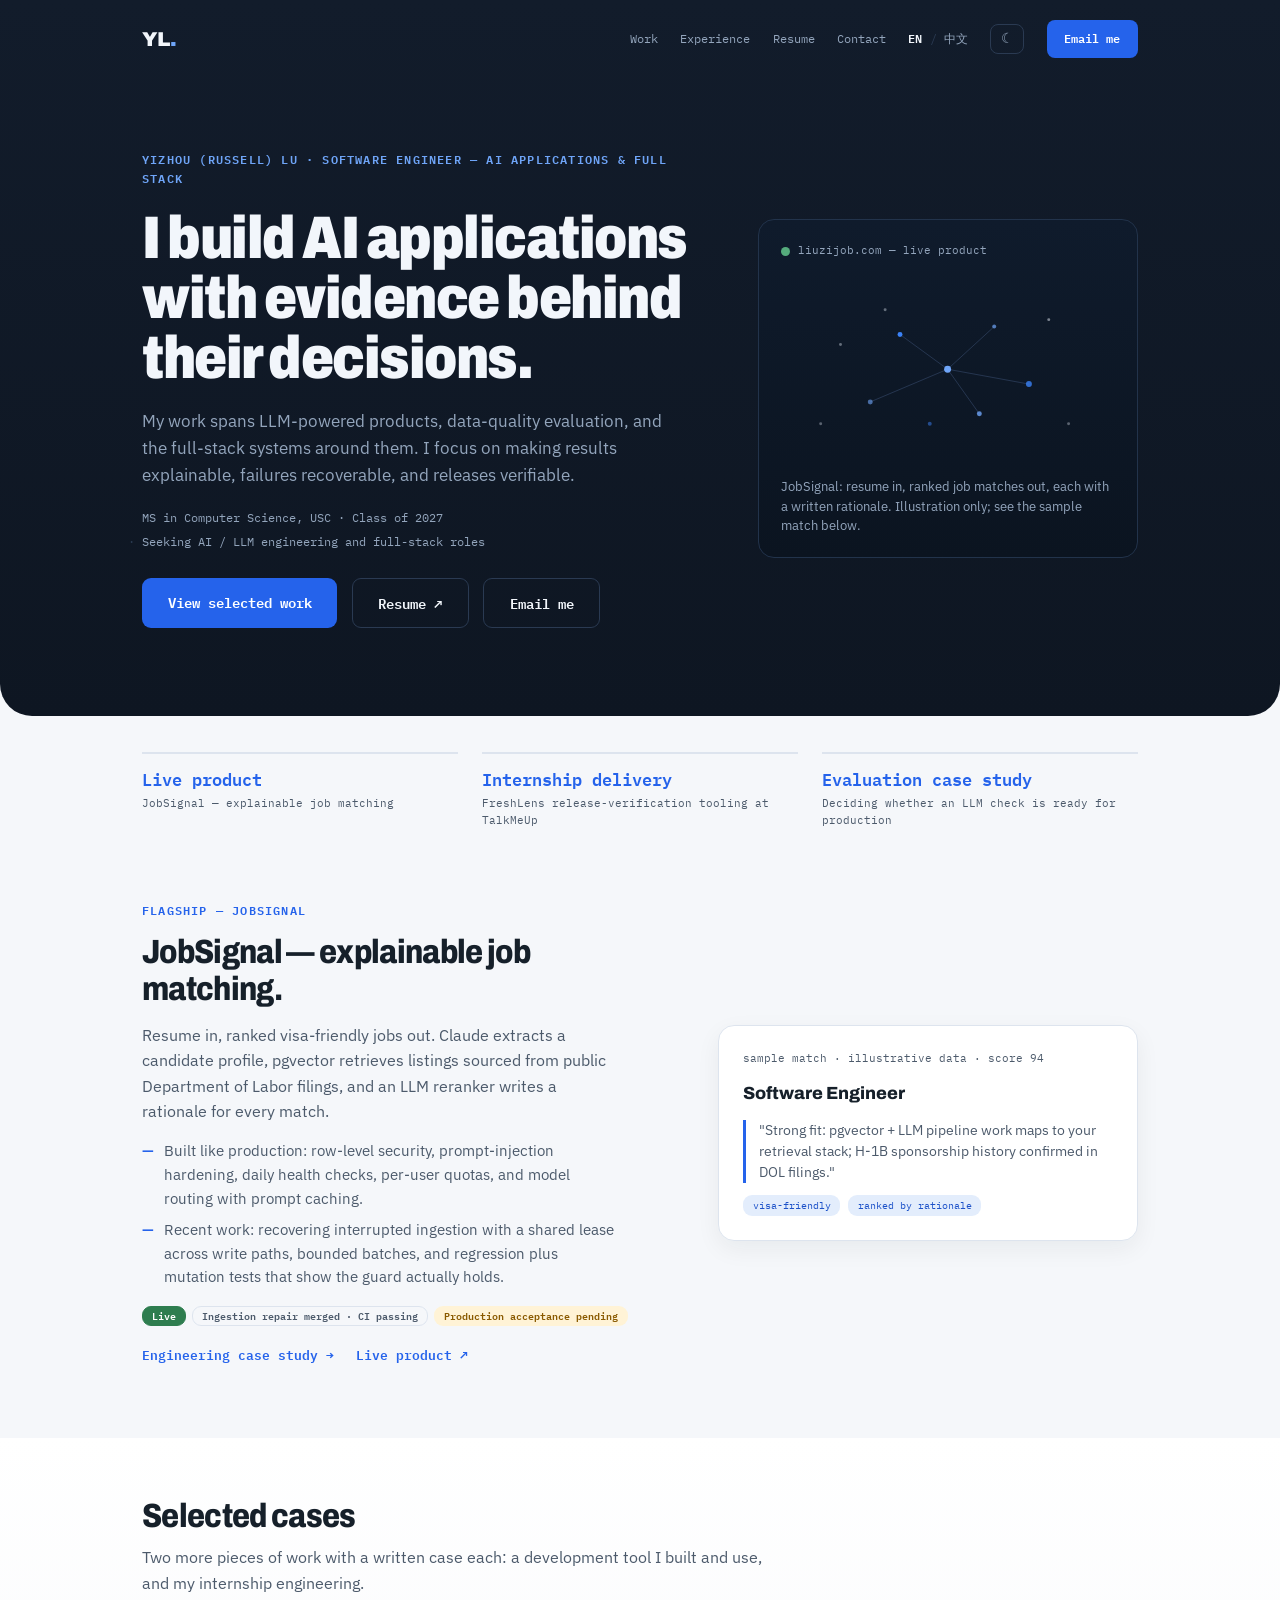
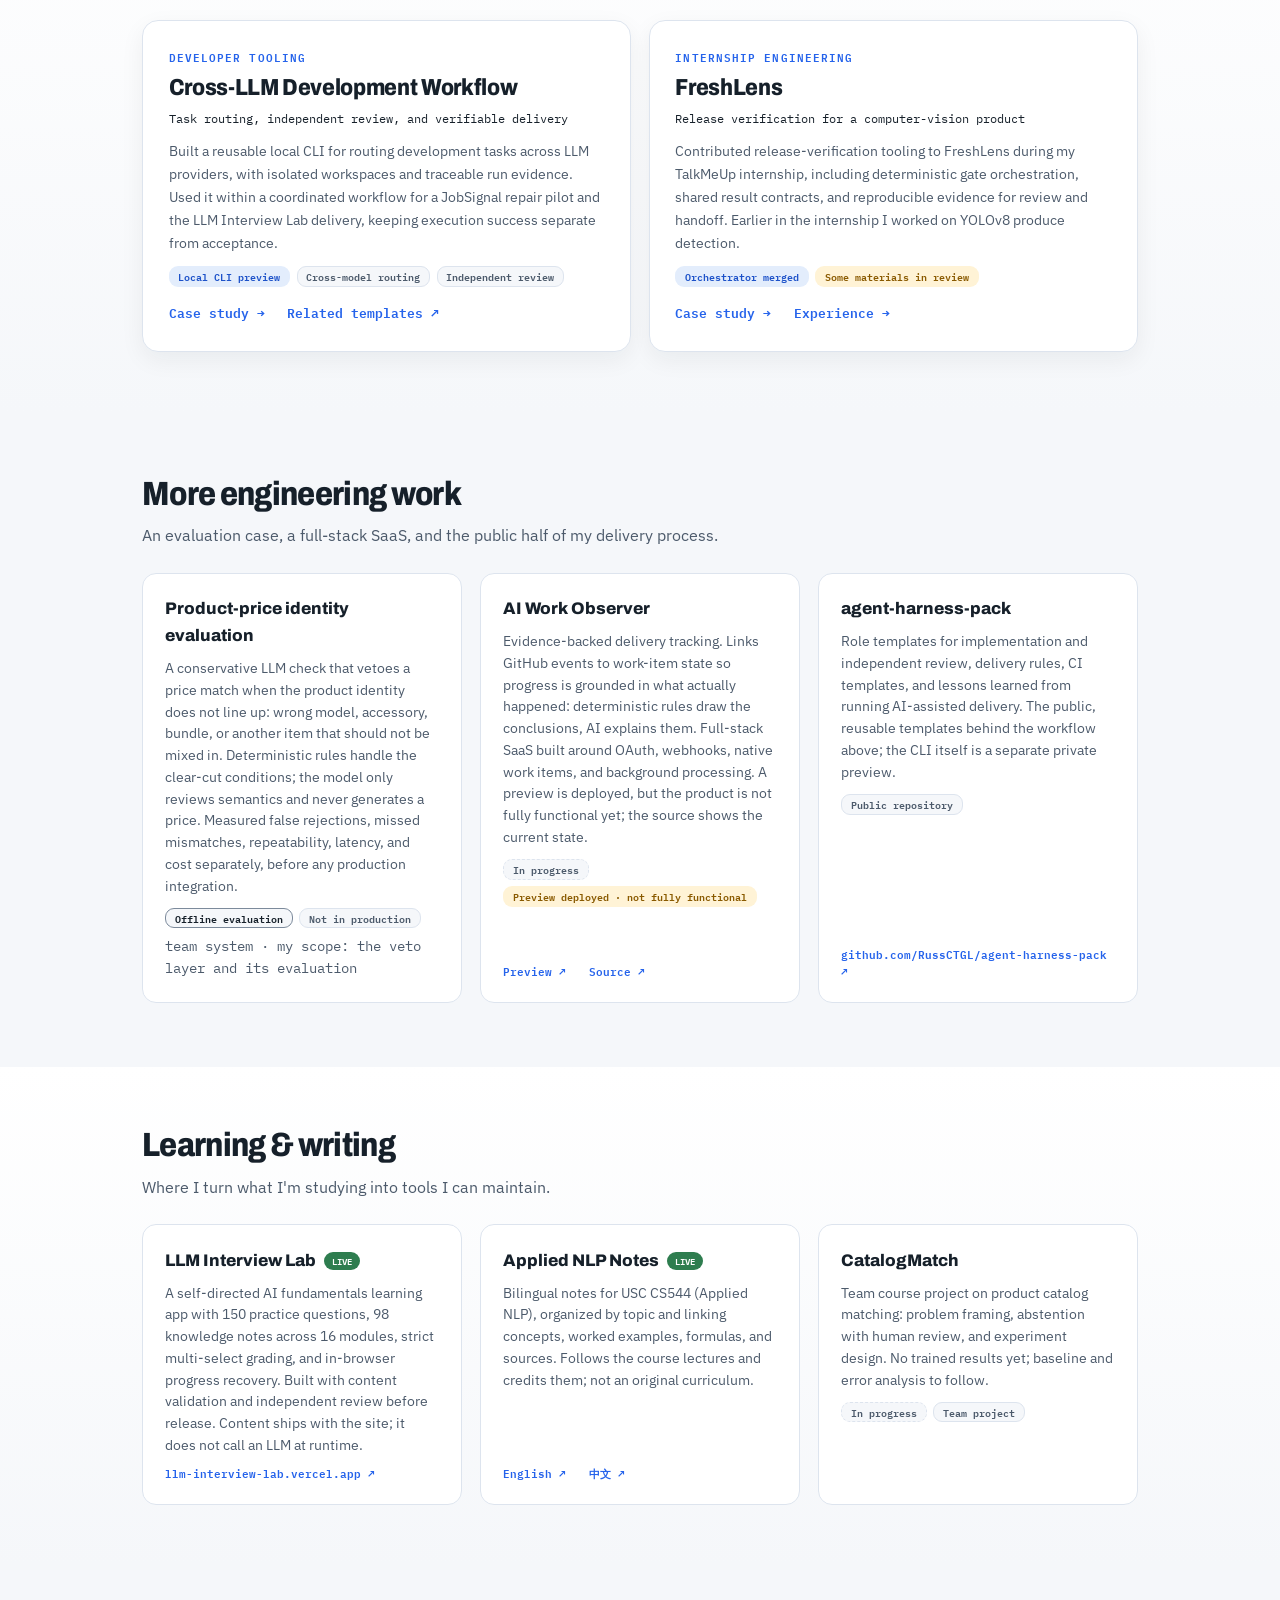
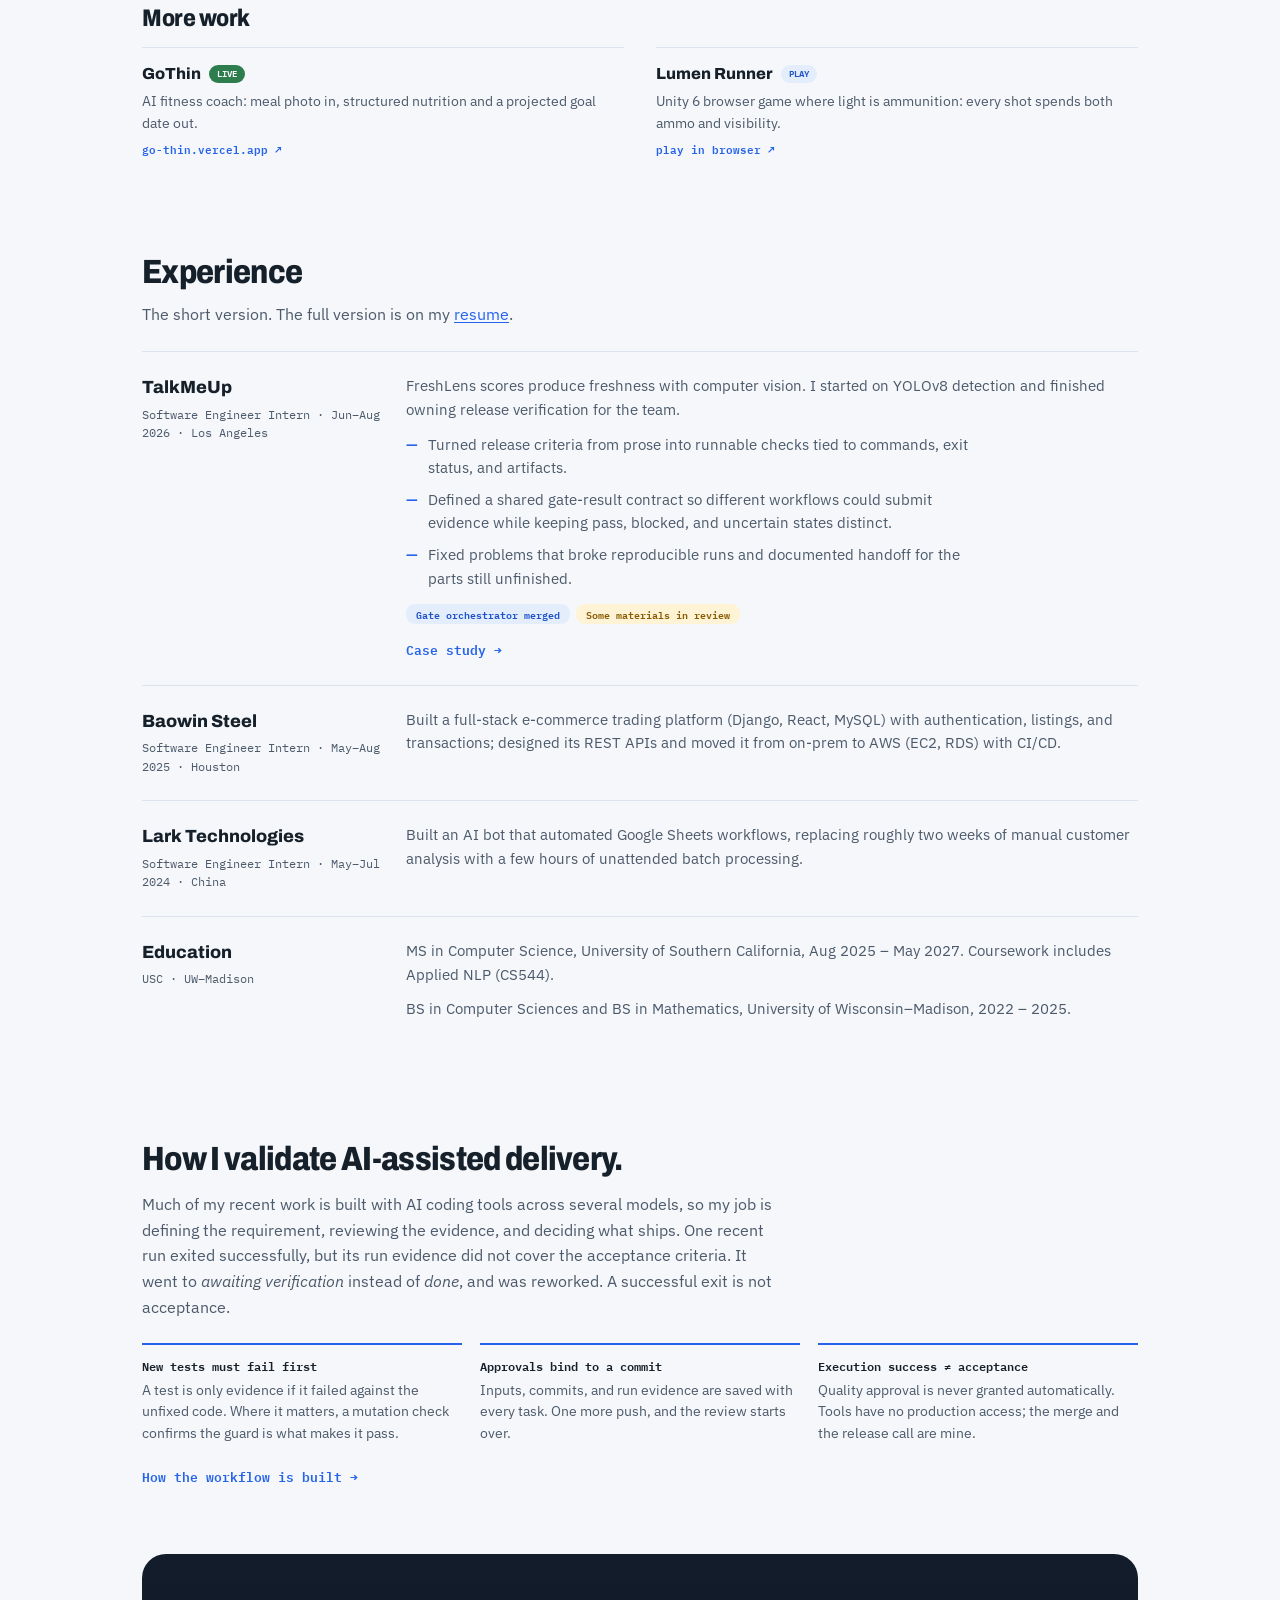
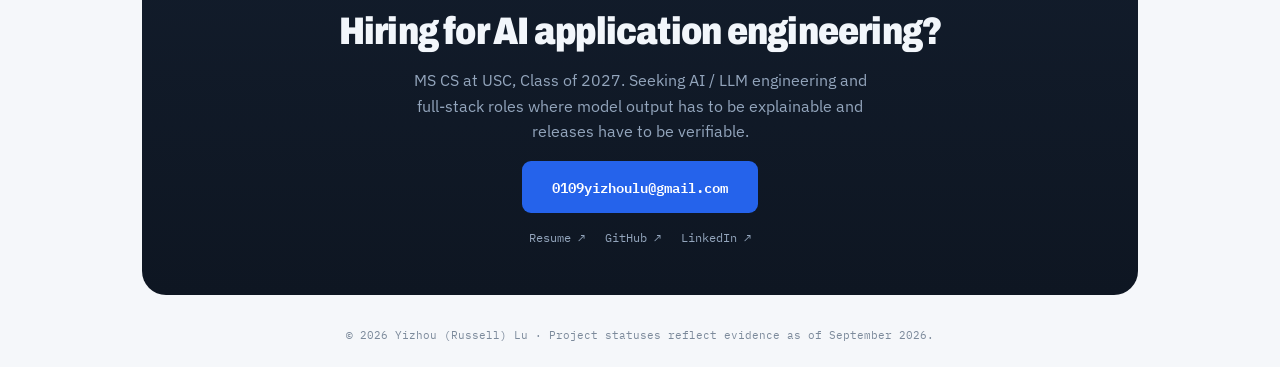
<file: index.html>
<!DOCTYPE html>
<html lang="en">
<head>
  <meta charset="UTF-8">
  <meta name="viewport" content="width=device-width, initial-scale=1.0">
  <title>Yizhou (Russell) Lu — Software Engineer, AI Applications & Full Stack</title>
  <meta name="description" content="Yizhou (Russell) Lu builds AI applications with evidence behind their decisions — LLM-powered products, data-quality evaluation, and the full-stack systems around them. MS CS at USC, Class of 2027.">
  <link rel="preconnect" href="https://fonts.googleapis.com">
  <link rel="preconnect" href="https://fonts.gstatic.com" crossorigin>
  <link href="https://fonts.googleapis.com/css2?family=Archivo:wdth,wght@75..100,400..900&family=IBM+Plex+Mono:wght@400;500;600&family=IBM+Plex+Sans:wght@400;500;600&display=swap" rel="stylesheet">
  <link rel="alternate" hreflang="zh-CN" href="zh.html">
  <link rel="alternate" hreflang="en" href="index.html">
  <link rel="stylesheet" href="styles.css">
  <script>try{var t=localStorage.getItem("theme");if(t)document.documentElement.dataset.theme=t}catch(e){}</script>
  <link rel="icon" href="data:image/svg+xml,<svg xmlns='http://www.w3.org/2000/svg' viewBox='0 0 100 100'><text y='.9em' font-size='90'>▲</text></svg>">
</head>
<body>

  <a class="skip-link" href="#top">Skip to content</a>

  <!-- ============ HERO BAND ============ -->
  <div class="band band--hero">
    <header class="site-header">
      <a class="wordmark" href="#top">YL<span class="wordmark-dot">.</span></a>
      <nav class="site-nav" aria-label="Main">
        <a href="#work">Work</a>
        <a href="#experience">Experience</a>
        <a href="resume.pdf" target="_blank" rel="noopener">Resume</a>
        <a href="#contact">Contact</a>
      </nav>
      <nav class="lang-switch" aria-label="Language">
        <a href="index.html" class="active" aria-current="page">EN</a>
        <span class="lang-sep" aria-hidden="true">/</span>
        <a href="zh.html" lang="zh-CN">中文</a>
      </nav>
      <button class="theme-toggle" type="button" aria-label="Toggle dark mode">☾</button>
      <a class="btn btn--primary btn--sm" href="mailto:0109yizhoulu@gmail.com">Email me</a>
    </header>

    <main id="top" tabindex="-1">
    <section class="hero">
      <div class="hero-copy">
        <p class="kicker kicker--band reveal">Yizhou (Russell) Lu · Software Engineer — AI Applications &amp; Full Stack</p>
        <h1 class="hero-title reveal d1">I build AI applications with evidence behind their decisions.</h1>
        <p class="hero-sub reveal d2">
          My work spans LLM-powered products, data-quality evaluation, and the
          full-stack systems around them. I focus on making results explainable,
          failures recoverable, and releases verifiable.
        </p>
        <p class="hero-meta reveal d2">
          <span>MS in Computer Science, USC · Class of 2027</span>
          <span>Seeking AI / LLM engineering and full-stack roles</span>
        </p>
        <div class="hero-actions reveal d3">
          <a class="btn btn--primary" href="#work">View selected work</a>
          <a class="btn btn--ghost" href="resume.pdf" target="_blank" rel="noopener">Resume ↗</a>
          <a class="btn btn--ghost" href="mailto:0109yizhoulu@gmail.com">Email me</a>
        </div>
      </div>

      <aside class="galaxy-panel reveal d3" aria-label="JobSignal, live at liuzijob.com">
        <p class="live-line"><span class="live-dot" aria-hidden="true"></span>liuzijob.com — live product</p>
        <svg class="galaxy" viewBox="0 0 336 190" aria-hidden="true">
          <path d="M120 60 L168 95 L215 52" />
          <path d="M168 95 L250 110" />
          <path d="M90 128 L168 95 L200 140" />
          <circle cx="168" cy="95" r="3.5" class="g-a" />
          <circle cx="120" cy="60" r="2.5" class="g-b" />
          <circle cx="215" cy="52" r="2" class="g-a f70" />
          <circle cx="250" cy="110" r="3" class="g-b f80" />
          <circle cx="90" cy="128" r="2.5" class="g-a f60" />
          <circle cx="150" cy="150" r="2" class="g-b f50" />
          <circle cx="270" cy="45" r="1.5" class="g-c f50" />
          <circle cx="60" cy="70" r="1.5" class="g-c f40" />
          <circle cx="200" cy="140" r="2.5" class="g-a f80" />
          <circle cx="290" cy="150" r="1.5" class="g-c f35" />
          <circle cx="40" cy="150" r="1.5" class="g-c f35" />
          <circle cx="105" cy="35" r="1.5" class="g-c f40" />
        </svg>
        <p class="galaxy-caption">JobSignal: resume in, ranked job matches out, each with a written rationale. Illustration only; see the sample match below.</p>
      </aside>
    </section>
    </main>
  </div>

  <!-- ============ ENTRY STRIP ============ -->
  <nav class="proof" aria-label="Where to start">
    <a class="proof-item" href="#work">
      <span class="proof-num">Live product</span>
      <span class="proof-label">JobSignal — explainable job matching</span>
    </a>
    <a class="proof-item" href="#experience">
      <span class="proof-num">Internship delivery</span>
      <span class="proof-label">FreshLens release-verification tooling at TalkMeUp</span>
    </a>
    <a class="proof-item" href="#more-work">
      <span class="proof-num">Evaluation case study</span>
      <span class="proof-label">Deciding whether an LLM check is ready for production</span>
    </a>
  </nav>

  <!-- ============ FLAGSHIP ============ -->
  <section class="section flagship" id="work">
    <div class="flagship-copy">
      <p class="kicker">Flagship — JobSignal</p>
      <h2>JobSignal — explainable job matching.</h2>
      <p class="section-body">
        Resume in, ranked visa-friendly jobs out. Claude extracts a candidate
        profile, pgvector retrieves listings sourced from public Department of
        Labor filings, and an LLM reranker writes a rationale for every match.
      </p>
      <ul class="dash-list">
        <li>Built like production: row-level security, prompt-injection hardening, daily health checks, per-user quotas, and model routing with prompt caching.</li>
        <li>Recent work: recovering interrupted ingestion with a shared lease across write paths, bounded batches, and regression plus mutation tests that show the guard actually holds.</li>
      </ul>
      <p class="status-row">
        <span class="tag tag--live">Live</span>
        <span class="tag">Ingestion repair merged · CI passing</span>
        <span class="tag tag--pending">Production acceptance pending</span>
      </p>
      <p class="link-row">
        <a class="text-link" href="work/jobsignal.html">Engineering case study →</a>
        <a class="text-link" href="https://www.liuzijob.com/" target="_blank" rel="noopener">Live product ↗</a>
      </p>
    </div>

    <div class="match-card" role="img" aria-label="Sample JobSignal match card with a written rationale, using illustrative data">
      <p class="match-meta">sample match · illustrative data · score 94</p>
      <p class="match-title">Software Engineer</p>
      <blockquote class="match-quote">"Strong fit: pgvector + LLM pipeline work maps to your retrieval stack; H-1B sponsorship history confirmed in DOL filings."</blockquote>
      <div class="chips">
        <span class="chip">visa-friendly</span>
        <span class="chip">ranked by rationale</span>
      </div>
    </div>
  </section>

  <!-- ============ SELECTED CASES ============ -->
  <section class="shipped" id="selected">
    <div class="shipped-inner">
      <div class="section-head">
        <h2>Selected cases</h2>
        <p class="section-body">Two more pieces of work with a written case each: a development tool I built and use, and my internship engineering.</p>
      </div>
      <div class="features">
        <article class="feature">
          <p class="kicker">Developer tooling</p>
          <h3 class="feature-title">Cross-LLM Development Workflow</h3>
          <p class="feature-sub">Task routing, independent review, and verifiable delivery</p>
          <p class="feature-body">Built a reusable local CLI for routing development tasks across LLM providers, with isolated workspaces and traceable run evidence. Used it within a coordinated workflow for a JobSignal repair pilot and the LLM Interview Lab delivery, keeping execution success separate from acceptance.</p>
          <p class="status-row">
            <span class="tag tag--preview">Local CLI preview</span>
            <span class="tag">Cross-model routing</span>
            <span class="tag">Independent review</span>
          </p>
          <p class="link-row">
            <a class="text-link" href="work/cross-llm-workflow.html">Case study →</a>
            <a class="text-link" href="https://github.com/RussCTGL/agent-harness-pack" target="_blank" rel="noopener">Related templates ↗</a>
          </p>
        </article>
        <article class="feature">
          <p class="kicker">Internship engineering</p>
          <h3 class="feature-title">FreshLens</h3>
          <p class="feature-sub">Release verification for a computer-vision product</p>
          <p class="feature-body">Contributed release-verification tooling to FreshLens during my TalkMeUp internship, including deterministic gate orchestration, shared result contracts, and reproducible evidence for review and handoff. Earlier in the internship I worked on YOLOv8 produce detection.</p>
          <p class="status-row">
            <span class="tag tag--merged">Orchestrator merged</span>
            <span class="tag tag--pending">Some materials in review</span>
          </p>
          <p class="link-row">
            <a class="text-link" href="work/freshlens.html">Case study →</a>
            <a class="text-link" href="#experience">Experience →</a>
          </p>
        </article>
      </div>
    </div>
  </section>

  <!-- ============ MORE ENGINEERING WORK ============ -->
  <section class="section" id="more-work">
    <div class="section-head">
      <h2>More engineering work</h2>
      <p class="section-body">An evaluation case, a full-stack SaaS, and the public half of my delivery process.</p>
    </div>
    <div class="cards">
      <article class="card">
        <h3 class="card-title">Product-price identity evaluation</h3>
        <p>A conservative LLM check that vetoes a price match when the product identity does not line up: wrong model, accessory, bundle, or another item that should not be mixed in. Deterministic rules handle the clear-cut conditions; the model only reviews semantics and never generates a price. Measured false rejections, missed mismatches, repeatability, latency, and cost separately, before any production integration.</p>
        <p class="status-row"><span class="tag tag--offline">Offline evaluation</span><span class="tag">Not in production</span></p>
        <p class="card-note">team system · my scope: the veto layer and its evaluation</p>
      </article>
      <article class="card">
        <h3 class="card-title">AI Work Observer</h3>
        <p>Evidence-backed delivery tracking. Links GitHub events to work-item state so progress is grounded in what actually happened: deterministic rules draw the conclusions, AI explains them. Full-stack SaaS built around OAuth, webhooks, native work items, and background processing. A preview is deployed, but the product is not fully functional yet; the source shows the current state.</p>
        <p class="status-row"><span class="tag tag--progress">In progress</span><span class="tag tag--pending">Preview deployed · not fully functional</span></p>
        <p class="link-row">
          <a class="card-link" href="https://ai-work-observer.vercel.app/" target="_blank" rel="noopener">Preview ↗</a>
          <a class="card-link" href="https://github.com/RussCTGL/ai-work-observer" target="_blank" rel="noopener">Source ↗</a>
        </p>
      </article>
      <article class="card">
        <h3 class="card-title">agent-harness-pack</h3>
        <p>Role templates for implementation and independent review, delivery rules, CI templates, and lessons learned from running AI-assisted delivery. The public, reusable templates behind the workflow above; the CLI itself is a separate private preview.</p>
        <p class="status-row"><span class="tag">Public repository</span></p>
        <a class="card-link" href="https://github.com/RussCTGL/agent-harness-pack" target="_blank" rel="noopener">github.com/RussCTGL/agent-harness-pack ↗</a>
      </article>
    </div>
  </section>

  <!-- ============ LEARNING & WRITING ============ -->
  <section class="shipped" id="learning">
    <div class="shipped-inner">
      <div class="section-head">
        <h2>Learning &amp; writing</h2>
        <p class="section-body">Where I turn what I'm studying into tools I can maintain.</p>
      </div>
      <div class="cards">
        <article class="card">
          <h3 class="card-title">LLM Interview Lab <span class="badge badge--live">LIVE</span></h3>
          <p>A self-directed AI fundamentals learning app with 150 practice questions, 98 knowledge notes across 16 modules, strict multi-select grading, and in-browser progress recovery. Built with content validation and independent review before release. Content ships with the site; it does not call an LLM at runtime.</p>
          <a class="card-link" href="https://llm-interview-lab.vercel.app/" target="_blank" rel="noopener">llm-interview-lab.vercel.app ↗</a>
        </article>
        <article class="card">
          <h3 class="card-title">Applied NLP Notes <span class="badge badge--live">LIVE</span></h3>
          <p>Bilingual notes for USC CS544 (Applied NLP), organized by topic and linking concepts, worked examples, formulas, and sources. Follows the course lectures and credits them; not an original curriculum.</p>
          <p class="link-row">
            <a class="card-link" href="https://cs544-notes-site.vercel.app/" target="_blank" rel="noopener">English ↗</a>
            <a class="card-link" href="https://cs544-notes-site.vercel.app/zh/" target="_blank" rel="noopener">中文 ↗</a>
          </p>
        </article>
        <article class="card">
          <h3 class="card-title">CatalogMatch</h3>
          <p>Team course project on product catalog matching: problem framing, abstention with human review, and experiment design. No trained results yet; baseline and error analysis to follow.</p>
          <p class="status-row"><span class="tag tag--progress">In progress</span><span class="tag">Team project</span></p>
        </article>
      </div>
    </div>
  </section>

  <!-- ============ MORE WORK ============ -->
  <section class="section section--tight" id="more">
    <h2 class="h2--small">More work</h2>
    <ul class="mini-list">
      <li>
        <span class="mini-title">GoThin <span class="badge badge--live">LIVE</span></span>
        <span class="mini-body">AI fitness coach: meal photo in, structured nutrition and a projected goal date out.</span>
        <a class="card-link" href="https://go-thin.vercel.app/" target="_blank" rel="noopener">go-thin.vercel.app ↗</a>
      </li>
      <li>
        <span class="mini-title">Lumen Runner <span class="badge badge--play">PLAY</span></span>
        <span class="mini-body">Unity 6 browser game where light is ammunition: every shot spends both ammo and visibility.</span>
        <a class="card-link" href="https://russctgl.github.io/gold-final-build/" target="_blank" rel="noopener">play in browser ↗</a>
      </li>
    </ul>
  </section>

  <!-- ============ EXPERIENCE ============ -->
  <section class="section experience" id="experience">
    <div class="section-head">
      <h2>Experience</h2>
      <p class="section-body">The short version. The full version is on my <a class="inline-link" href="resume.pdf" target="_blank" rel="noopener">resume</a>.</p>
    </div>
    <dl class="xp">
      <div class="xp-item">
        <dt>
          <span class="xp-org">TalkMeUp</span>
          <span class="xp-role">Software Engineer Intern · Jun–Aug 2026 · Los Angeles</span>
        </dt>
        <dd>
          <p>FreshLens scores produce freshness with computer vision. I started on YOLOv8 detection and finished owning release verification for the team.</p>
          <ul class="dash-list">
            <li>Turned release criteria from prose into runnable checks tied to commands, exit status, and artifacts.</li>
            <li>Defined a shared gate-result contract so different workflows could submit evidence while keeping pass, blocked, and uncertain states distinct.</li>
            <li>Fixed problems that broke reproducible runs and documented handoff for the parts still unfinished.</li>
          </ul>
          <p class="status-row"><span class="tag tag--merged">Gate orchestrator merged</span><span class="tag tag--pending">Some materials in review</span></p>
          <a class="text-link" href="work/freshlens.html">Case study →</a>
        </dd>
      </div>
      <div class="xp-item">
        <dt>
          <span class="xp-org">Baowin Steel</span>
          <span class="xp-role">Software Engineer Intern · May–Aug 2025 · Houston</span>
        </dt>
        <dd>
          <p>Built a full-stack e-commerce trading platform (Django, React, MySQL) with authentication, listings, and transactions; designed its REST APIs and moved it from on-prem to AWS (EC2, RDS) with CI/CD.</p>
        </dd>
      </div>
      <div class="xp-item">
        <dt>
          <span class="xp-org">Lark Technologies</span>
          <span class="xp-role">Software Engineer Intern · May–Jul 2024 · China</span>
        </dt>
        <dd>
          <p>Built an AI bot that automated Google Sheets workflows, replacing roughly two weeks of manual customer analysis with a few hours of unattended batch processing.</p>
        </dd>
      </div>
      <div class="xp-item">
        <dt>
          <span class="xp-org">Education</span>
          <span class="xp-role">USC · UW–Madison</span>
        </dt>
        <dd>
          <p>MS in Computer Science, University of Southern California, Aug 2025 – May 2027. Coursework includes Applied NLP (CS544).</p>
          <p>BS in Computer Sciences and BS in Mathematics, University of Wisconsin–Madison, 2022 – 2025.</p>
        </dd>
      </div>
    </dl>
  </section>

  <!-- ============ VALIDATION ============ -->
  <section class="section discipline">
    <h2>How I validate AI-assisted delivery.</h2>
    <p class="section-body">
      Much of my recent work is built with AI coding tools across several models,
      so my job is defining the requirement, reviewing the evidence, and deciding
      what ships. One recent run exited successfully, but its run evidence did not
      cover the acceptance criteria. It went to <em>awaiting verification</em>
      instead of <em>done</em>, and was reworked. A successful exit is not acceptance.
    </p>
    <div class="rules-grid">
      <div class="rule"><span class="rule-k">New tests must fail first</span>A test is only evidence if it failed against the unfixed code. Where it matters, a mutation check confirms the guard is what makes it pass.</div>
      <div class="rule"><span class="rule-k">Approvals bind to a commit</span>Inputs, commits, and run evidence are saved with every task. One more push, and the review starts over.</div>
      <div class="rule"><span class="rule-k">Execution success ≠ acceptance</span>Quality approval is never granted automatically. Tools have no production access; the merge and the release call are mine.</div>
    </div>
    <a class="text-link" href="work/cross-llm-workflow.html">How the workflow is built →</a>
  </section>

  <!-- ============ CLOSING CTA ============ -->
  <section class="cta-wrap" id="contact">
    <div class="band band--cta">
      <h2 class="cta-title">Hiring for AI application engineering?</h2>
      <p class="cta-sub">MS CS at USC, Class of 2027. Seeking AI / LLM engineering and full-stack roles where model output has to be explainable and releases have to be verifiable.</p>
      <a class="btn btn--primary btn--lg" href="mailto:0109yizhoulu@gmail.com">0109yizhoulu@gmail.com</a>
      <div class="cta-links">
        <a href="resume.pdf" target="_blank" rel="noopener">Resume ↗</a>
        <a href="https://github.com/RussCTGL" target="_blank" rel="noopener">GitHub ↗</a>
        <a href="http://linkedin.com/in/yizhou-lu-7034b0286" target="_blank" rel="noopener">LinkedIn ↗</a>
      </div>
    </div>
  </section>

  <footer class="site-footer">
    <p>© 2026 Yizhou (Russell) Lu · Project statuses reflect evidence as of September 2026.</p>
  </footer>

  <script src="main.js"></script>
</body>
</html>
</file>
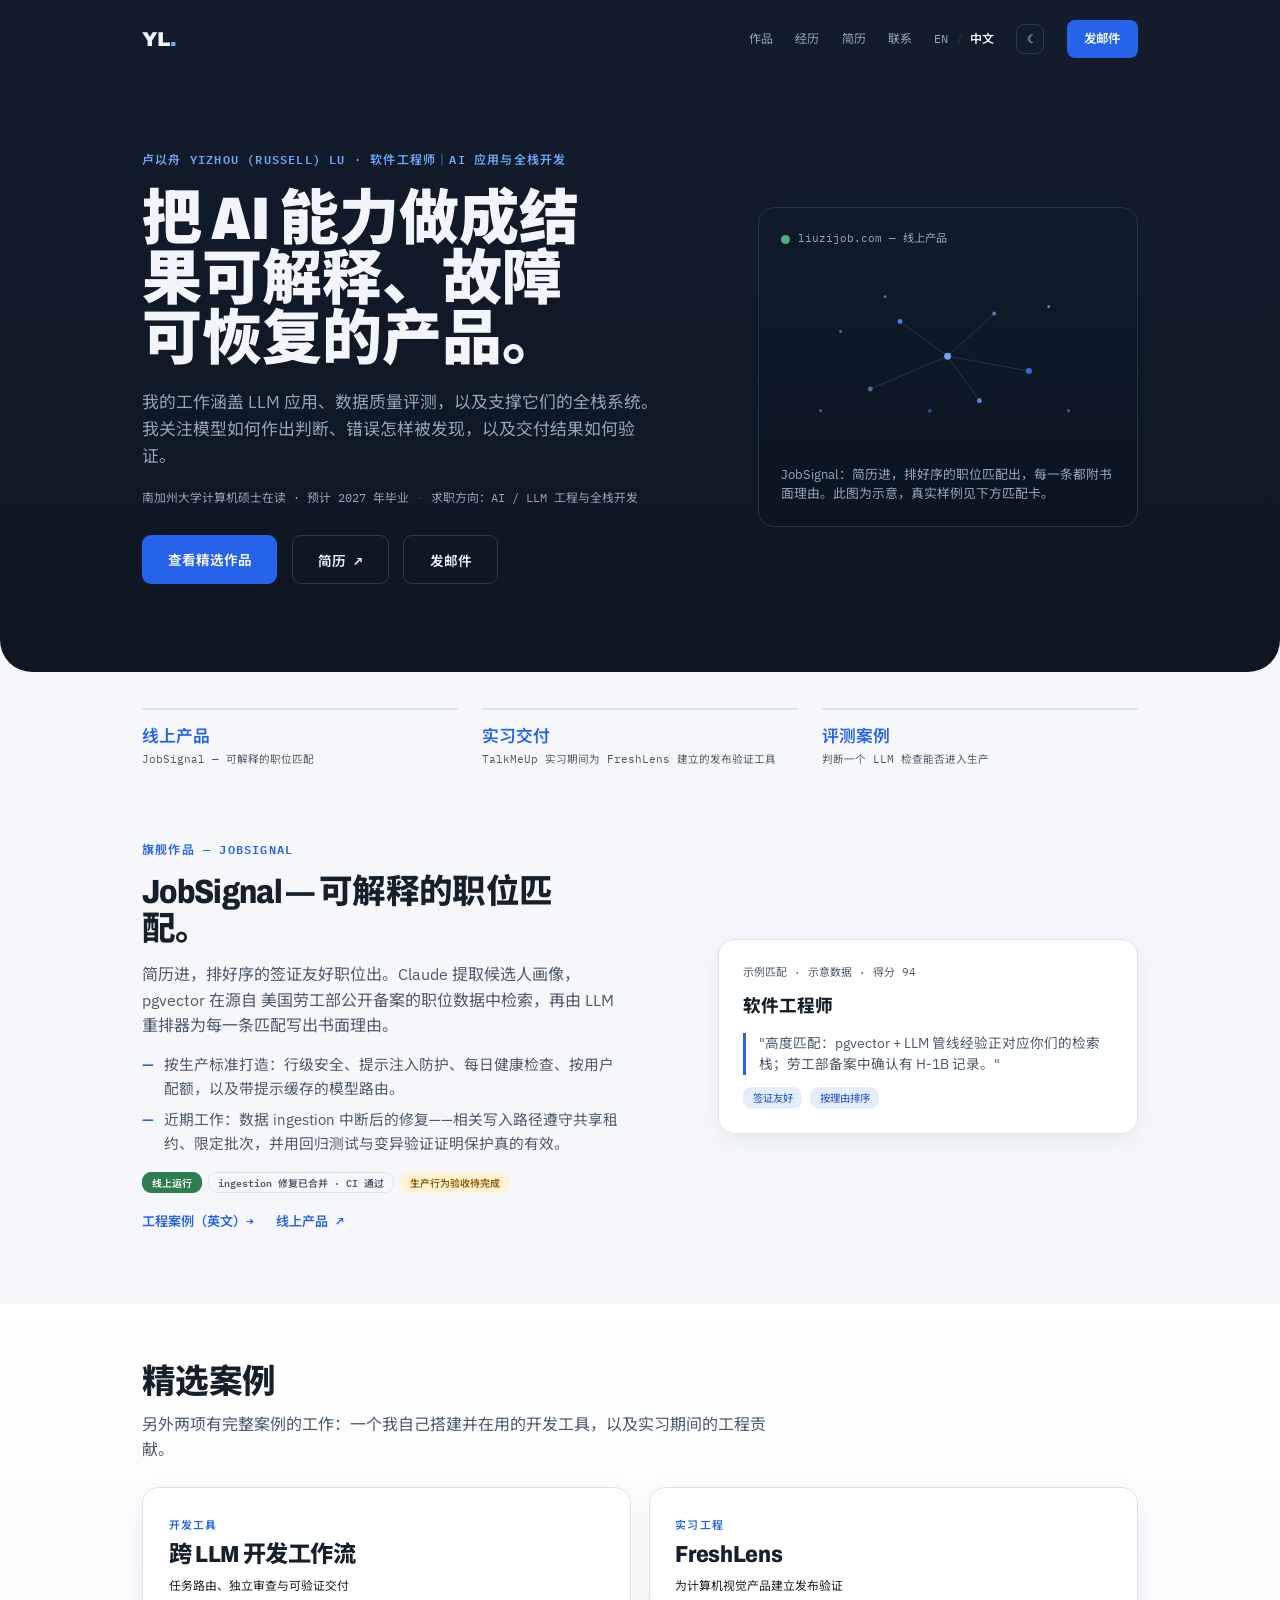
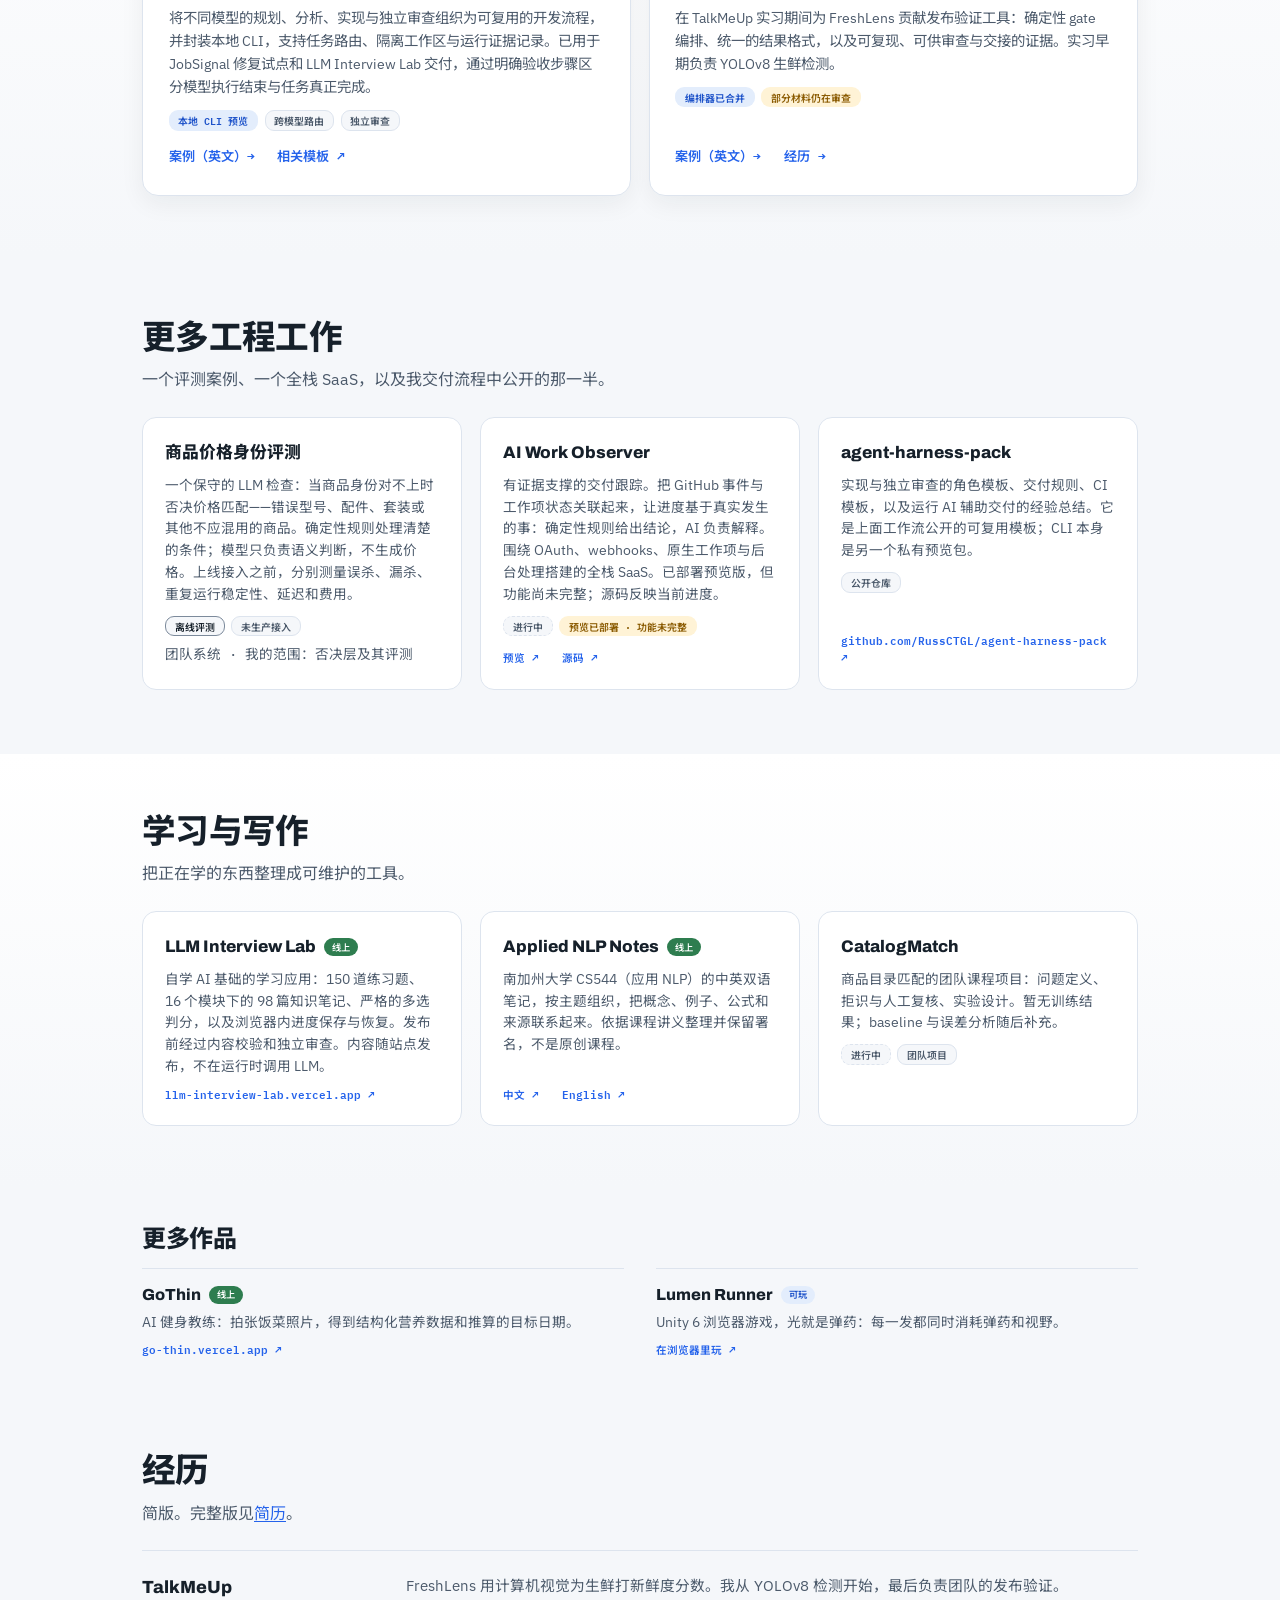
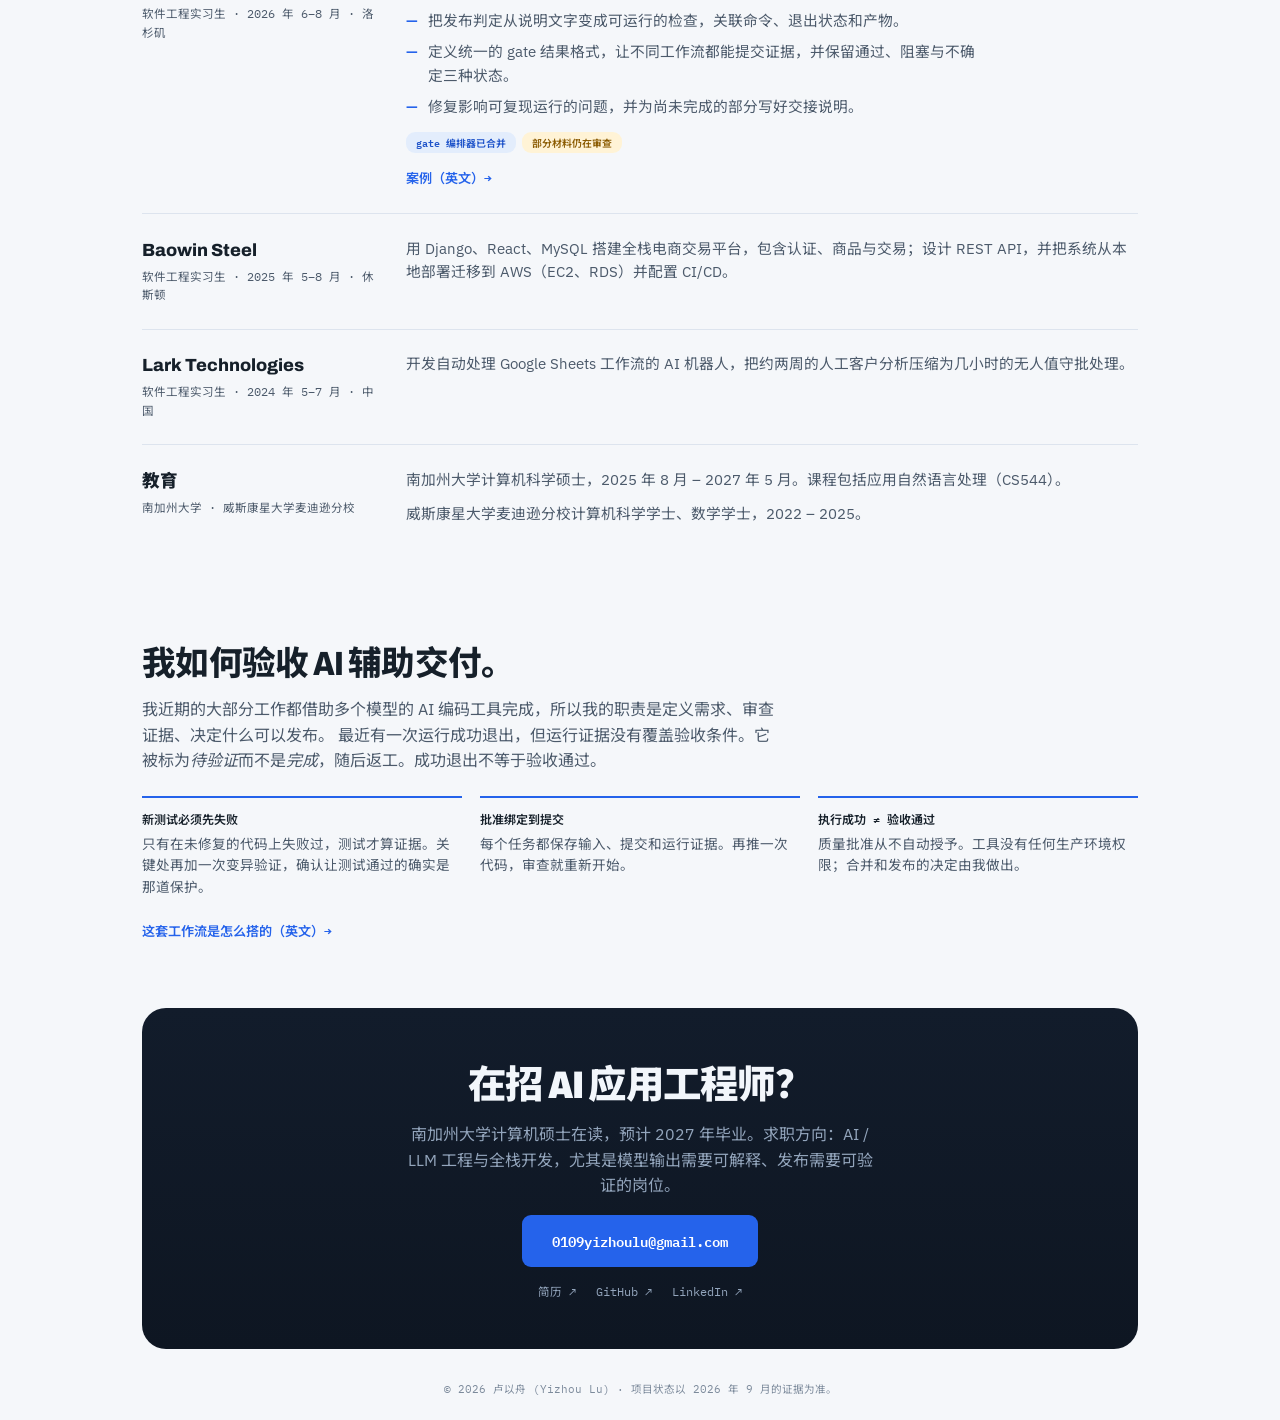
<file: zh.html>
<!DOCTYPE html>
<html lang="zh-CN">
<head>
  <meta charset="UTF-8">
  <meta name="viewport" content="width=device-width, initial-scale=1.0">
  <title>卢以舟 (Yizhou Lu) — 软件工程师｜AI 应用与全栈开发</title>
  <meta name="description" content="卢以舟 (Yizhou Lu) 把 AI 能力做成结果可解释、故障可恢复的产品：LLM 应用、数据质量评测，以及支撑它们的全栈系统。南加州大学计算机硕士在读，预计 2027 年毕业。">
  <link rel="alternate" hreflang="en" href="index.html">
  <link rel="alternate" hreflang="zh-CN" href="zh.html">
  <link rel="preconnect" href="https://fonts.googleapis.com">
  <link rel="preconnect" href="https://fonts.gstatic.com" crossorigin>
  <link href="https://fonts.googleapis.com/css2?family=Archivo:wdth,wght@75..100,400..900&family=IBM+Plex+Mono:wght@400;500;600&family=IBM+Plex+Sans:wght@400;500;600&family=Noto+Sans+SC:wght@400;500;700;900&display=swap" rel="stylesheet">
  <link rel="stylesheet" href="styles.css">
  <script>try{var t=localStorage.getItem("theme");if(t)document.documentElement.dataset.theme=t}catch(e){}</script>
  <link rel="icon" href="data:image/svg+xml,<svg xmlns='http://www.w3.org/2000/svg' viewBox='0 0 100 100'><text y='.9em' font-size='90'>▲</text></svg>">
</head>
<body class="zh">

  <a class="skip-link" href="#top">跳到主要内容</a>

  <!-- ============ HERO BAND ============ -->
  <div class="band band--hero">
    <header class="site-header">
      <a class="wordmark" href="#top">YL<span class="wordmark-dot">.</span></a>
      <nav class="site-nav" aria-label="主导航">
        <a href="#work">作品</a>
        <a href="#experience">经历</a>
        <a href="resume.pdf" target="_blank" rel="noopener">简历</a>
        <a href="#contact">联系</a>
      </nav>
      <nav class="lang-switch" aria-label="语言">
        <a href="index.html" lang="en">EN</a>
        <span class="lang-sep" aria-hidden="true">/</span>
        <a href="zh.html" class="active" aria-current="page">中文</a>
      </nav>
      <button class="theme-toggle" type="button" aria-label="切换深色模式">☾</button>
      <a class="btn btn--primary btn--sm" href="mailto:0109yizhoulu@gmail.com">发邮件</a>
    </header>

    <main id="top" tabindex="-1">
    <section class="hero">
      <div class="hero-copy">
        <p class="kicker kicker--band reveal">卢以舟 Yizhou (Russell) Lu · 软件工程师｜AI 应用与全栈开发</p>
        <h1 class="hero-title reveal d1">把 AI 能力做成结果可解释、故障可恢复的产品。</h1>
        <p class="hero-sub reveal d2">
          我的工作涵盖 LLM 应用、数据质量评测，以及支撑它们的全栈系统。
          我关注模型如何作出判断、错误怎样被发现，以及交付结果如何验证。
        </p>
        <p class="hero-meta reveal d2">
          <span>南加州大学计算机硕士在读 · 预计 2027 年毕业</span>
          <span>求职方向：AI / LLM 工程与全栈开发</span>
        </p>
        <div class="hero-actions reveal d3">
          <a class="btn btn--primary" href="#work">查看精选作品</a>
          <a class="btn btn--ghost" href="resume.pdf" target="_blank" rel="noopener">简历 ↗</a>
          <a class="btn btn--ghost" href="mailto:0109yizhoulu@gmail.com">发邮件</a>
        </div>
      </div>

      <aside class="galaxy-panel reveal d3" aria-label="JobSignal，线上运行于 liuzijob.com">
        <p class="live-line"><span class="live-dot" aria-hidden="true"></span>liuzijob.com — 线上产品</p>
        <svg class="galaxy" viewBox="0 0 336 190" aria-hidden="true">
          <path d="M120 60 L168 95 L215 52" />
          <path d="M168 95 L250 110" />
          <path d="M90 128 L168 95 L200 140" />
          <circle cx="168" cy="95" r="3.5" class="g-a" />
          <circle cx="120" cy="60" r="2.5" class="g-b" />
          <circle cx="215" cy="52" r="2" class="g-a f70" />
          <circle cx="250" cy="110" r="3" class="g-b f80" />
          <circle cx="90" cy="128" r="2.5" class="g-a f60" />
          <circle cx="150" cy="150" r="2" class="g-b f50" />
          <circle cx="270" cy="45" r="1.5" class="g-c f50" />
          <circle cx="60" cy="70" r="1.5" class="g-c f40" />
          <circle cx="200" cy="140" r="2.5" class="g-a f80" />
          <circle cx="290" cy="150" r="1.5" class="g-c f35" />
          <circle cx="40" cy="150" r="1.5" class="g-c f35" />
          <circle cx="105" cy="35" r="1.5" class="g-c f40" />
        </svg>
        <p class="galaxy-caption">JobSignal：简历进，排好序的职位匹配出，每一条都附书面理由。此图为示意，真实样例见下方匹配卡。</p>
      </aside>
    </section>
    </main>
  </div>

  <!-- ============ ENTRY STRIP ============ -->
  <nav class="proof" aria-label="从哪里开始">
    <a class="proof-item" href="#work">
      <span class="proof-num">线上产品</span>
      <span class="proof-label">JobSignal — 可解释的职位匹配</span>
    </a>
    <a class="proof-item" href="#experience">
      <span class="proof-num">实习交付</span>
      <span class="proof-label">TalkMeUp 实习期间为 FreshLens 建立的发布验证工具</span>
    </a>
    <a class="proof-item" href="#more-work">
      <span class="proof-num">评测案例</span>
      <span class="proof-label">判断一个 LLM 检查能否进入生产</span>
    </a>
  </nav>

  <!-- ============ FLAGSHIP ============ -->
  <section class="section flagship" id="work">
    <div class="flagship-copy">
      <p class="kicker">旗舰作品 — JobSignal</p>
      <h2>JobSignal — 可解释的职位匹配。</h2>
      <p class="section-body">
        简历进，排好序的签证友好职位出。Claude 提取候选人画像，pgvector 在源自
        美国劳工部公开备案的职位数据中检索，再由 LLM 重排器为每一条匹配写出书面理由。
      </p>
      <ul class="dash-list">
        <li>按生产标准打造：行级安全、提示注入防护、每日健康检查、按用户配额，以及带提示缓存的模型路由。</li>
        <li>近期工作：数据 ingestion 中断后的修复——相关写入路径遵守共享租约、限定批次，并用回归测试与变异验证证明保护真的有效。</li>
      </ul>
      <p class="status-row">
        <span class="tag tag--live">线上运行</span>
        <span class="tag">ingestion 修复已合并 · CI 通过</span>
        <span class="tag tag--pending">生产行为验收待完成</span>
      </p>
      <p class="link-row">
        <a class="text-link" href="work/jobsignal.html">工程案例（英文）→</a>
        <a class="text-link" href="https://www.liuzijob.com/" target="_blank" rel="noopener">线上产品 ↗</a>
      </p>
    </div>

    <div class="match-card" role="img" aria-label="JobSignal 匹配卡片示例，带书面理由，数据为示意">
      <p class="match-meta">示例匹配 · 示意数据 · 得分 94</p>
      <p class="match-title">软件工程师</p>
      <blockquote class="match-quote">"高度匹配：pgvector + LLM 管线经验正对应你们的检索栈；劳工部备案中确认有 H-1B 记录。"</blockquote>
      <div class="chips">
        <span class="chip">签证友好</span>
        <span class="chip">按理由排序</span>
      </div>
    </div>
  </section>

  <!-- ============ SELECTED CASES ============ -->
  <section class="shipped" id="selected">
    <div class="shipped-inner">
      <div class="section-head">
        <h2>精选案例</h2>
        <p class="section-body">另外两项有完整案例的工作：一个我自己搭建并在用的开发工具，以及实习期间的工程贡献。</p>
      </div>
      <div class="features">
        <article class="feature">
          <p class="kicker">开发工具</p>
          <h3 class="feature-title">跨 LLM 开发工作流</h3>
          <p class="feature-sub">任务路由、独立审查与可验证交付</p>
          <p class="feature-body">将不同模型的规划、分析、实现与独立审查组织为可复用的开发流程，并封装本地 CLI，支持任务路由、隔离工作区与运行证据记录。已用于 JobSignal 修复试点和 LLM Interview Lab 交付，通过明确验收步骤区分模型执行结束与任务真正完成。</p>
          <p class="status-row">
            <span class="tag tag--preview">本地 CLI 预览</span>
            <span class="tag">跨模型路由</span>
            <span class="tag">独立审查</span>
          </p>
          <p class="link-row">
            <a class="text-link" href="work/cross-llm-workflow.html">案例（英文）→</a>
            <a class="text-link" href="https://github.com/RussCTGL/agent-harness-pack" target="_blank" rel="noopener">相关模板 ↗</a>
          </p>
        </article>
        <article class="feature">
          <p class="kicker">实习工程</p>
          <h3 class="feature-title">FreshLens</h3>
          <p class="feature-sub">为计算机视觉产品建立发布验证</p>
          <p class="feature-body">在 TalkMeUp 实习期间为 FreshLens 贡献发布验证工具：确定性 gate 编排、统一的结果格式，以及可复现、可供审查与交接的证据。实习早期负责 YOLOv8 生鲜检测。</p>
          <p class="status-row">
            <span class="tag tag--merged">编排器已合并</span>
            <span class="tag tag--pending">部分材料仍在审查</span>
          </p>
          <p class="link-row">
            <a class="text-link" href="work/freshlens.html">案例（英文）→</a>
            <a class="text-link" href="#experience">经历 →</a>
          </p>
        </article>
      </div>
    </div>
  </section>

  <!-- ============ MORE ENGINEERING WORK ============ -->
  <section class="section" id="more-work">
    <div class="section-head">
      <h2>更多工程工作</h2>
      <p class="section-body">一个评测案例、一个全栈 SaaS，以及我交付流程中公开的那一半。</p>
    </div>
    <div class="cards">
      <article class="card">
        <h3 class="card-title">商品价格身份评测</h3>
        <p>一个保守的 LLM 检查：当商品身份对不上时否决价格匹配——错误型号、配件、套装或其他不应混用的商品。确定性规则处理清楚的条件；模型只负责语义判断，不生成价格。上线接入之前，分别测量误杀、漏杀、重复运行稳定性、延迟和费用。</p>
        <p class="status-row"><span class="tag tag--offline">离线评测</span><span class="tag">未生产接入</span></p>
        <p class="card-note">团队系统 · 我的范围：否决层及其评测</p>
      </article>
      <article class="card">
        <h3 class="card-title">AI Work Observer</h3>
        <p>有证据支撑的交付跟踪。把 GitHub 事件与工作项状态关联起来，让进度基于真实发生的事：确定性规则给出结论，AI 负责解释。围绕 OAuth、webhooks、原生工作项与后台处理搭建的全栈 SaaS。已部署预览版，但功能尚未完整；源码反映当前进度。</p>
        <p class="status-row"><span class="tag tag--progress">进行中</span><span class="tag tag--pending">预览已部署 · 功能未完整</span></p>
        <p class="link-row">
          <a class="card-link" href="https://ai-work-observer.vercel.app/" target="_blank" rel="noopener">预览 ↗</a>
          <a class="card-link" href="https://github.com/RussCTGL/ai-work-observer" target="_blank" rel="noopener">源码 ↗</a>
        </p>
      </article>
      <article class="card">
        <h3 class="card-title">agent-harness-pack</h3>
        <p>实现与独立审查的角色模板、交付规则、CI 模板，以及运行 AI 辅助交付的经验总结。它是上面工作流公开的可复用模板；CLI 本身是另一个私有预览包。</p>
        <p class="status-row"><span class="tag">公开仓库</span></p>
        <a class="card-link" href="https://github.com/RussCTGL/agent-harness-pack" target="_blank" rel="noopener">github.com/RussCTGL/agent-harness-pack ↗</a>
      </article>
    </div>
  </section>

  <!-- ============ LEARNING & WRITING ============ -->
  <section class="shipped" id="learning">
    <div class="shipped-inner">
      <div class="section-head">
        <h2>学习与写作</h2>
        <p class="section-body">把正在学的东西整理成可维护的工具。</p>
      </div>
      <div class="cards">
        <article class="card">
          <h3 class="card-title">LLM Interview Lab <span class="badge badge--live">线上</span></h3>
          <p>自学 AI 基础的学习应用：150 道练习题、16 个模块下的 98 篇知识笔记、严格的多选判分，以及浏览器内进度保存与恢复。发布前经过内容校验和独立审查。内容随站点发布，不在运行时调用 LLM。</p>
          <a class="card-link" href="https://llm-interview-lab.vercel.app/" target="_blank" rel="noopener">llm-interview-lab.vercel.app ↗</a>
        </article>
        <article class="card">
          <h3 class="card-title">Applied NLP Notes <span class="badge badge--live">线上</span></h3>
          <p>南加州大学 CS544（应用 NLP）的中英双语笔记，按主题组织，把概念、例子、公式和来源联系起来。依据课程讲义整理并保留署名，不是原创课程。</p>
          <p class="link-row">
            <a class="card-link" href="https://cs544-notes-site.vercel.app/zh/" target="_blank" rel="noopener">中文 ↗</a>
            <a class="card-link" href="https://cs544-notes-site.vercel.app/" target="_blank" rel="noopener">English ↗</a>
          </p>
        </article>
        <article class="card">
          <h3 class="card-title">CatalogMatch</h3>
          <p>商品目录匹配的团队课程项目：问题定义、拒识与人工复核、实验设计。暂无训练结果；baseline 与误差分析随后补充。</p>
          <p class="status-row"><span class="tag tag--progress">进行中</span><span class="tag">团队项目</span></p>
        </article>
      </div>
    </div>
  </section>

  <!-- ============ MORE WORK ============ -->
  <section class="section section--tight" id="more">
    <h2 class="h2--small">更多作品</h2>
    <ul class="mini-list">
      <li>
        <span class="mini-title">GoThin <span class="badge badge--live">线上</span></span>
        <span class="mini-body">AI 健身教练：拍张饭菜照片，得到结构化营养数据和推算的目标日期。</span>
        <a class="card-link" href="https://go-thin.vercel.app/" target="_blank" rel="noopener">go-thin.vercel.app ↗</a>
      </li>
      <li>
        <span class="mini-title">Lumen Runner <span class="badge badge--play">可玩</span></span>
        <span class="mini-body">Unity 6 浏览器游戏，光就是弹药：每一发都同时消耗弹药和视野。</span>
        <a class="card-link" href="https://russctgl.github.io/gold-final-build/" target="_blank" rel="noopener">在浏览器里玩 ↗</a>
      </li>
    </ul>
  </section>

  <!-- ============ EXPERIENCE ============ -->
  <section class="section experience" id="experience">
    <div class="section-head">
      <h2>经历</h2>
      <p class="section-body">简版。完整版见<a class="inline-link" href="resume.pdf" target="_blank" rel="noopener">简历</a>。</p>
    </div>
    <dl class="xp">
      <div class="xp-item">
        <dt>
          <span class="xp-org">TalkMeUp</span>
          <span class="xp-role">软件工程实习生 · 2026 年 6–8 月 · 洛杉矶</span>
        </dt>
        <dd>
          <p>FreshLens 用计算机视觉为生鲜打新鲜度分数。我从 YOLOv8 检测开始，最后负责团队的发布验证。</p>
          <ul class="dash-list">
            <li>把发布判定从说明文字变成可运行的检查，关联命令、退出状态和产物。</li>
            <li>定义统一的 gate 结果格式，让不同工作流都能提交证据，并保留通过、阻塞与不确定三种状态。</li>
            <li>修复影响可复现运行的问题，并为尚未完成的部分写好交接说明。</li>
          </ul>
          <p class="status-row"><span class="tag tag--merged">gate 编排器已合并</span><span class="tag tag--pending">部分材料仍在审查</span></p>
          <a class="text-link" href="work/freshlens.html">案例（英文）→</a>
        </dd>
      </div>
      <div class="xp-item">
        <dt>
          <span class="xp-org">Baowin Steel</span>
          <span class="xp-role">软件工程实习生 · 2025 年 5–8 月 · 休斯顿</span>
        </dt>
        <dd>
          <p>用 Django、React、MySQL 搭建全栈电商交易平台，包含认证、商品与交易；设计 REST API，并把系统从本地部署迁移到 AWS（EC2、RDS）并配置 CI/CD。</p>
        </dd>
      </div>
      <div class="xp-item">
        <dt>
          <span class="xp-org">Lark Technologies</span>
          <span class="xp-role">软件工程实习生 · 2024 年 5–7 月 · 中国</span>
        </dt>
        <dd>
          <p>开发自动处理 Google Sheets 工作流的 AI 机器人，把约两周的人工客户分析压缩为几小时的无人值守批处理。</p>
        </dd>
      </div>
      <div class="xp-item">
        <dt>
          <span class="xp-org">教育</span>
          <span class="xp-role">南加州大学 · 威斯康星大学麦迪逊分校</span>
        </dt>
        <dd>
          <p>南加州大学计算机科学硕士，2025 年 8 月 – 2027 年 5 月。课程包括应用自然语言处理（CS544）。</p>
          <p>威斯康星大学麦迪逊分校计算机科学学士、数学学士，2022 – 2025。</p>
        </dd>
      </div>
    </dl>
  </section>

  <!-- ============ VALIDATION ============ -->
  <section class="section discipline">
    <h2>我如何验收 AI 辅助交付。</h2>
    <p class="section-body">
      我近期的大部分工作都借助多个模型的 AI 编码工具完成，所以我的职责是定义需求、审查证据、决定什么可以发布。
      最近有一次运行成功退出，但运行证据没有覆盖验收条件。它被标为<em>待验证</em>而不是<em>完成</em>，随后返工。成功退出不等于验收通过。
    </p>
    <div class="rules-grid">
      <div class="rule"><span class="rule-k">新测试必须先失败</span>只有在未修复的代码上失败过，测试才算证据。关键处再加一次变异验证，确认让测试通过的确实是那道保护。</div>
      <div class="rule"><span class="rule-k">批准绑定到提交</span>每个任务都保存输入、提交和运行证据。再推一次代码，审查就重新开始。</div>
      <div class="rule"><span class="rule-k">执行成功 ≠ 验收通过</span>质量批准从不自动授予。工具没有任何生产环境权限；合并和发布的决定由我做出。</div>
    </div>
    <a class="text-link" href="work/cross-llm-workflow.html">这套工作流是怎么搭的（英文）→</a>
  </section>

  <!-- ============ CLOSING CTA ============ -->
  <section class="cta-wrap" id="contact">
    <div class="band band--cta">
      <h2 class="cta-title">在招 AI 应用工程师？</h2>
      <p class="cta-sub">南加州大学计算机硕士在读，预计 2027 年毕业。求职方向：AI / LLM 工程与全栈开发，尤其是模型输出需要可解释、发布需要可验证的岗位。</p>
      <a class="btn btn--primary btn--lg" href="mailto:0109yizhoulu@gmail.com">0109yizhoulu@gmail.com</a>
      <div class="cta-links">
        <a href="resume.pdf" target="_blank" rel="noopener">简历 ↗</a>
        <a href="https://github.com/RussCTGL" target="_blank" rel="noopener">GitHub ↗</a>
        <a href="http://linkedin.com/in/yizhou-lu-7034b0286" target="_blank" rel="noopener">LinkedIn ↗</a>
      </div>
    </div>
  </section>

  <footer class="site-footer">
    <p>© 2026 卢以舟 (Yizhou Lu) · 项目状态以 2026 年 9 月的证据为准。</p>
  </footer>

  <script src="main.js"></script>
</body>
</html>
</file>
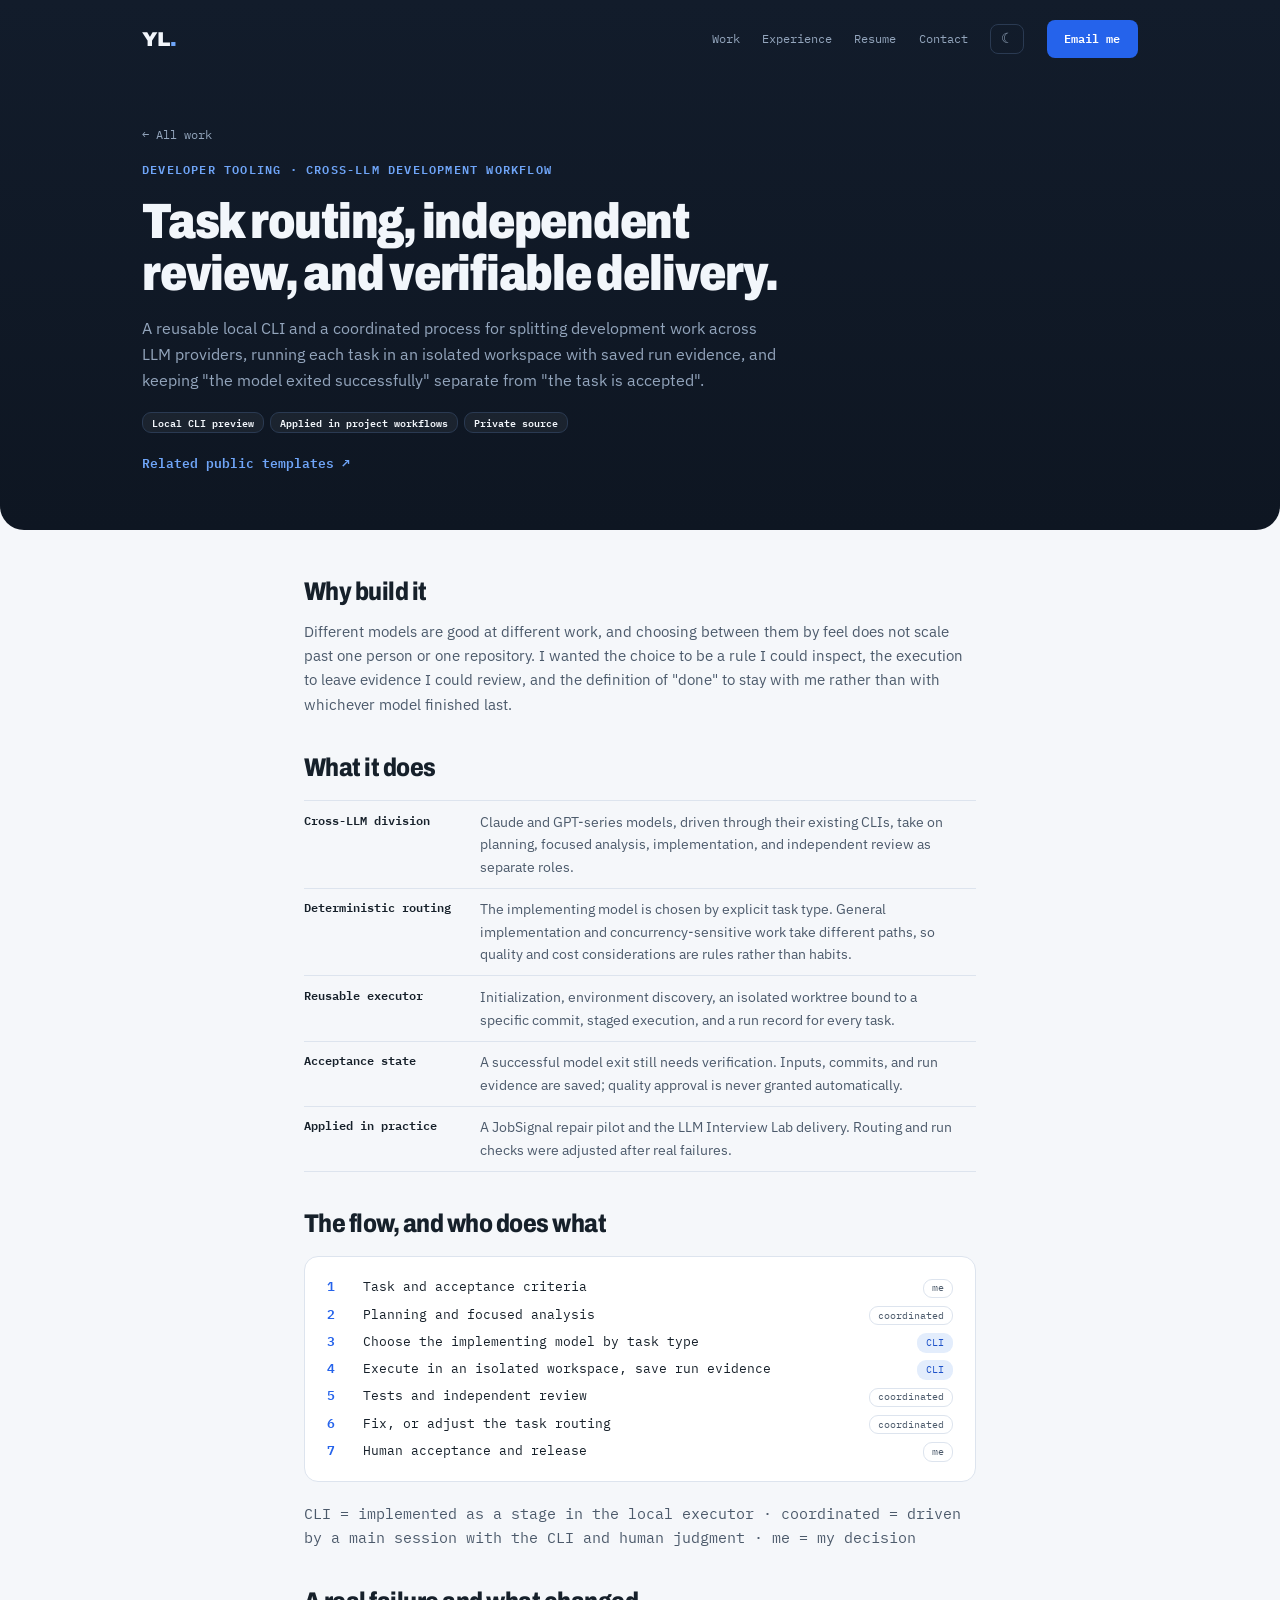
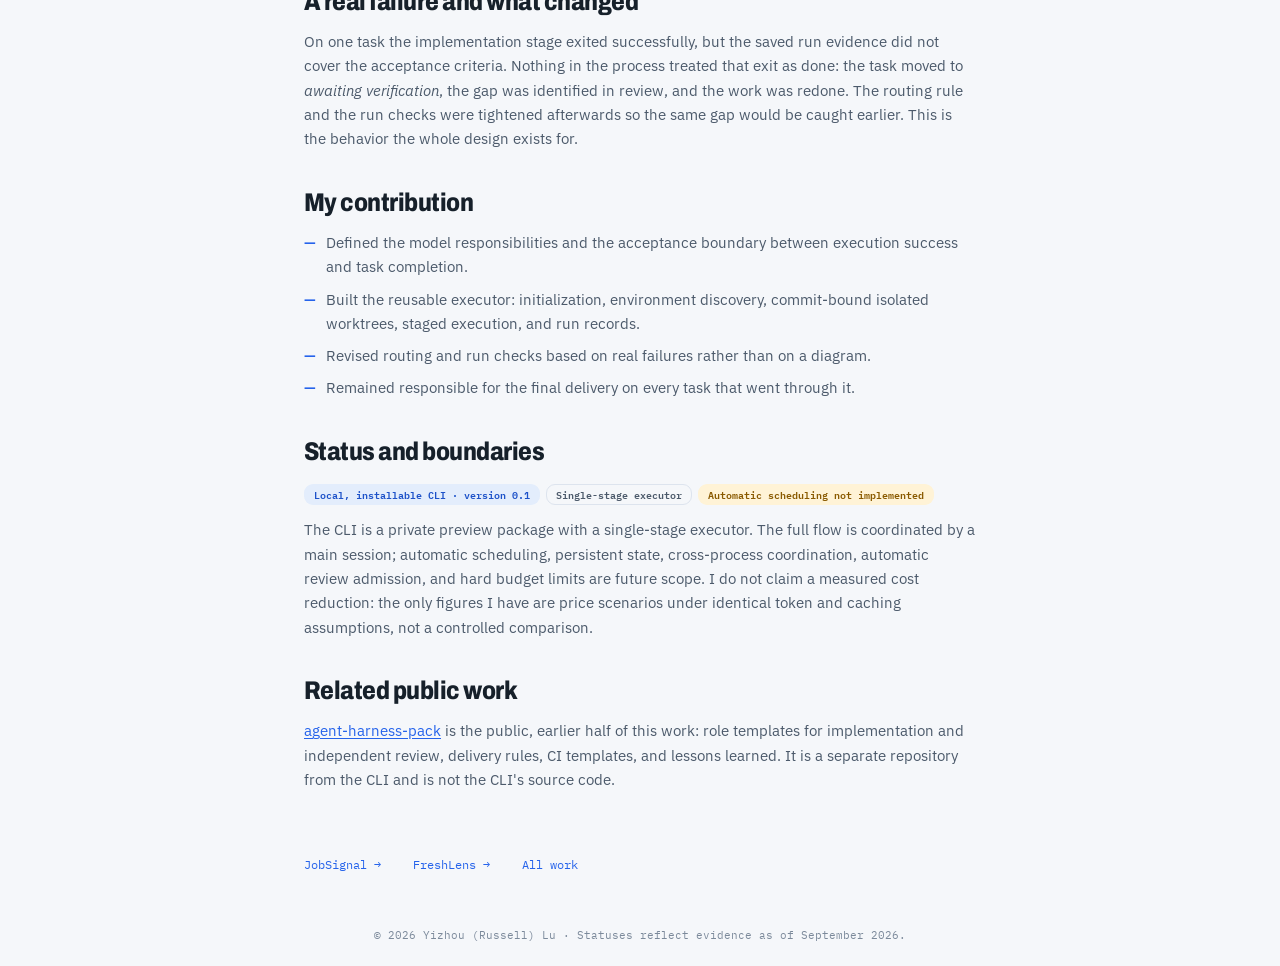
<file: work/cross-llm-workflow.html>
<!DOCTYPE html>
<html lang="en">
<head>
  <meta charset="UTF-8">
  <meta name="viewport" content="width=device-width, initial-scale=1.0">
  <title>Cross-LLM Development Workflow — case study · Yizhou (Russell) Lu</title>
  <meta name="description" content="A reusable local CLI and coordinated process for routing development tasks across LLM providers, running them in isolated workspaces, and keeping execution success separate from acceptance.">
  <link rel="preconnect" href="https://fonts.googleapis.com">
  <link rel="preconnect" href="https://fonts.gstatic.com" crossorigin>
  <link href="https://fonts.googleapis.com/css2?family=Archivo:wdth,wght@75..100,400..900&family=IBM+Plex+Mono:wght@400;500;600&family=IBM+Plex+Sans:wght@400;500;600&display=swap" rel="stylesheet">
  <link rel="stylesheet" href="../styles.css">
  <script>try{var t=localStorage.getItem("theme");if(t)document.documentElement.dataset.theme=t}catch(e){}</script>
  <link rel="icon" href="data:image/svg+xml,<svg xmlns='http://www.w3.org/2000/svg' viewBox='0 0 100 100'><text y='.9em' font-size='90'>▲</text></svg>">
</head>
<body>

  <a class="skip-link" href="#top">Skip to content</a>

  <div class="band band--hero band--case">
    <header class="site-header">
      <a class="wordmark" href="../index.html">YL<span class="wordmark-dot">.</span></a>
      <nav class="site-nav" aria-label="Main">
        <a href="../index.html#work">Work</a>
        <a href="../index.html#experience">Experience</a>
        <a href="../resume.pdf" target="_blank" rel="noopener">Resume</a>
        <a href="../index.html#contact">Contact</a>
      </nav>
      <button class="theme-toggle" type="button" aria-label="Toggle dark mode">☾</button>
      <a class="btn btn--primary btn--sm" href="mailto:0109yizhoulu@gmail.com">Email me</a>
    </header>

    <main id="top" tabindex="-1">
      <div class="case-hero">
        <a class="crumb" href="../index.html#selected">← All work</a>
        <p class="kicker kicker--band">Developer tooling · Cross-LLM Development Workflow</p>
        <h1>Task routing, independent review, and verifiable delivery.</h1>
        <p class="case-lede">
          A reusable local CLI and a coordinated process for splitting
          development work across LLM providers, running each task in an
          isolated workspace with saved run evidence, and keeping "the model
          exited successfully" separate from "the task is accepted".
        </p>
        <p class="status-row">
          <span class="tag tag--preview">Local CLI preview</span>
          <span class="tag">Applied in project workflows</span>
          <span class="tag">Private source</span>
        </p>
        <p class="link-row">
          <a class="text-link" href="https://github.com/RussCTGL/agent-harness-pack" target="_blank" rel="noopener">Related public templates ↗</a>
        </p>
      </div>
    </main>
  </div>

  <article class="case">

    <section class="case-block">
      <h2>Why build it</h2>
      <p>
        Different models are good at different work, and choosing between them
        by feel does not scale past one person or one repository. I wanted the
        choice to be a rule I could inspect, the execution to leave evidence I
        could review, and the definition of "done" to stay with me rather than
        with whichever model finished last.
      </p>
    </section>

    <section class="case-block">
      <h2>What it does</h2>
      <table class="fact-table">
        <tr><th>Cross-LLM division</th><td>Claude and GPT-series models, driven through their existing CLIs, take on planning, focused analysis, implementation, and independent review as separate roles.</td></tr>
        <tr><th>Deterministic routing</th><td>The implementing model is chosen by explicit task type. General implementation and concurrency-sensitive work take different paths, so quality and cost considerations are rules rather than habits.</td></tr>
        <tr><th>Reusable executor</th><td>Initialization, environment discovery, an isolated worktree bound to a specific commit, staged execution, and a run record for every task.</td></tr>
        <tr><th>Acceptance state</th><td>A successful model exit still needs verification. Inputs, commits, and run evidence are saved; quality approval is never granted automatically.</td></tr>
        <tr><th>Applied in practice</th><td>A JobSignal repair pilot and the LLM Interview Lab delivery. Routing and run checks were adjusted after real failures.</td></tr>
      </table>
    </section>

    <section class="case-block">
      <h2>The flow, and who does what</h2>
      <ol class="flow" aria-label="Workflow stages">
        <li>Task and acceptance criteria <span class="who">me</span></li>
        <li>Planning and focused analysis <span class="who">coordinated</span></li>
        <li>Choose the implementing model by task type <span class="who who--cli">CLI</span></li>
        <li>Execute in an isolated workspace, save run evidence <span class="who who--cli">CLI</span></li>
        <li>Tests and independent review <span class="who">coordinated</span></li>
        <li>Fix, or adjust the task routing <span class="who">coordinated</span></li>
        <li>Human acceptance and release <span class="who">me</span></li>
      </ol>
      <p class="flow-legend">CLI = implemented as a stage in the local executor · coordinated = driven by a main session with the CLI and human judgment · me = my decision</p>
    </section>

    <section class="case-block">
      <h2>A real failure and what changed</h2>
      <p>
        On one task the implementation stage exited successfully, but the saved
        run evidence did not cover the acceptance criteria. Nothing in the
        process treated that exit as done: the task moved to
        <em>awaiting verification</em>, the gap was identified in review, and
        the work was redone. The routing rule and the run checks were tightened
        afterwards so the same gap would be caught earlier. This is the
        behavior the whole design exists for.
      </p>
    </section>

    <section class="case-block">
      <h2>My contribution</h2>
      <ul class="dash-list">
        <li>Defined the model responsibilities and the acceptance boundary between execution success and task completion.</li>
        <li>Built the reusable executor: initialization, environment discovery, commit-bound isolated worktrees, staged execution, and run records.</li>
        <li>Revised routing and run checks based on real failures rather than on a diagram.</li>
        <li>Remained responsible for the final delivery on every task that went through it.</li>
      </ul>
    </section>

    <section class="case-block">
      <h2>Status and boundaries</h2>
      <p class="status-row">
        <span class="tag tag--preview">Local, installable CLI · version 0.1</span>
        <span class="tag">Single-stage executor</span>
        <span class="tag tag--pending">Automatic scheduling not implemented</span>
      </p>
      <p>
        The CLI is a private preview package with a single-stage executor. The
        full flow is coordinated by a main session; automatic scheduling,
        persistent state, cross-process coordination, automatic review
        admission, and hard budget limits are future scope. I do not claim a
        measured cost reduction: the only figures I have are price scenarios
        under identical token and caching assumptions, not a controlled
        comparison.
      </p>
    </section>

    <section class="case-block">
      <h2>Related public work</h2>
      <p>
        <a class="inline-link" href="https://github.com/RussCTGL/agent-harness-pack" target="_blank" rel="noopener">agent-harness-pack</a>
        is the public, earlier half of this work: role templates for
        implementation and independent review, delivery rules, CI templates,
        and lessons learned. It is a separate repository from the CLI and is not
        the CLI's source code.
      </p>
    </section>

  </article>

  <nav class="case-foot" aria-label="More cases">
    <a href="jobsignal.html">JobSignal →</a>
    <a href="freshlens.html">FreshLens →</a>
    <a href="../index.html#work">All work</a>
  </nav>

  <footer class="site-footer">
    <p>© 2026 Yizhou (Russell) Lu · Statuses reflect evidence as of September 2026.</p>
  </footer>

  <script src="../main.js"></script>
</body>
</html>
</file>
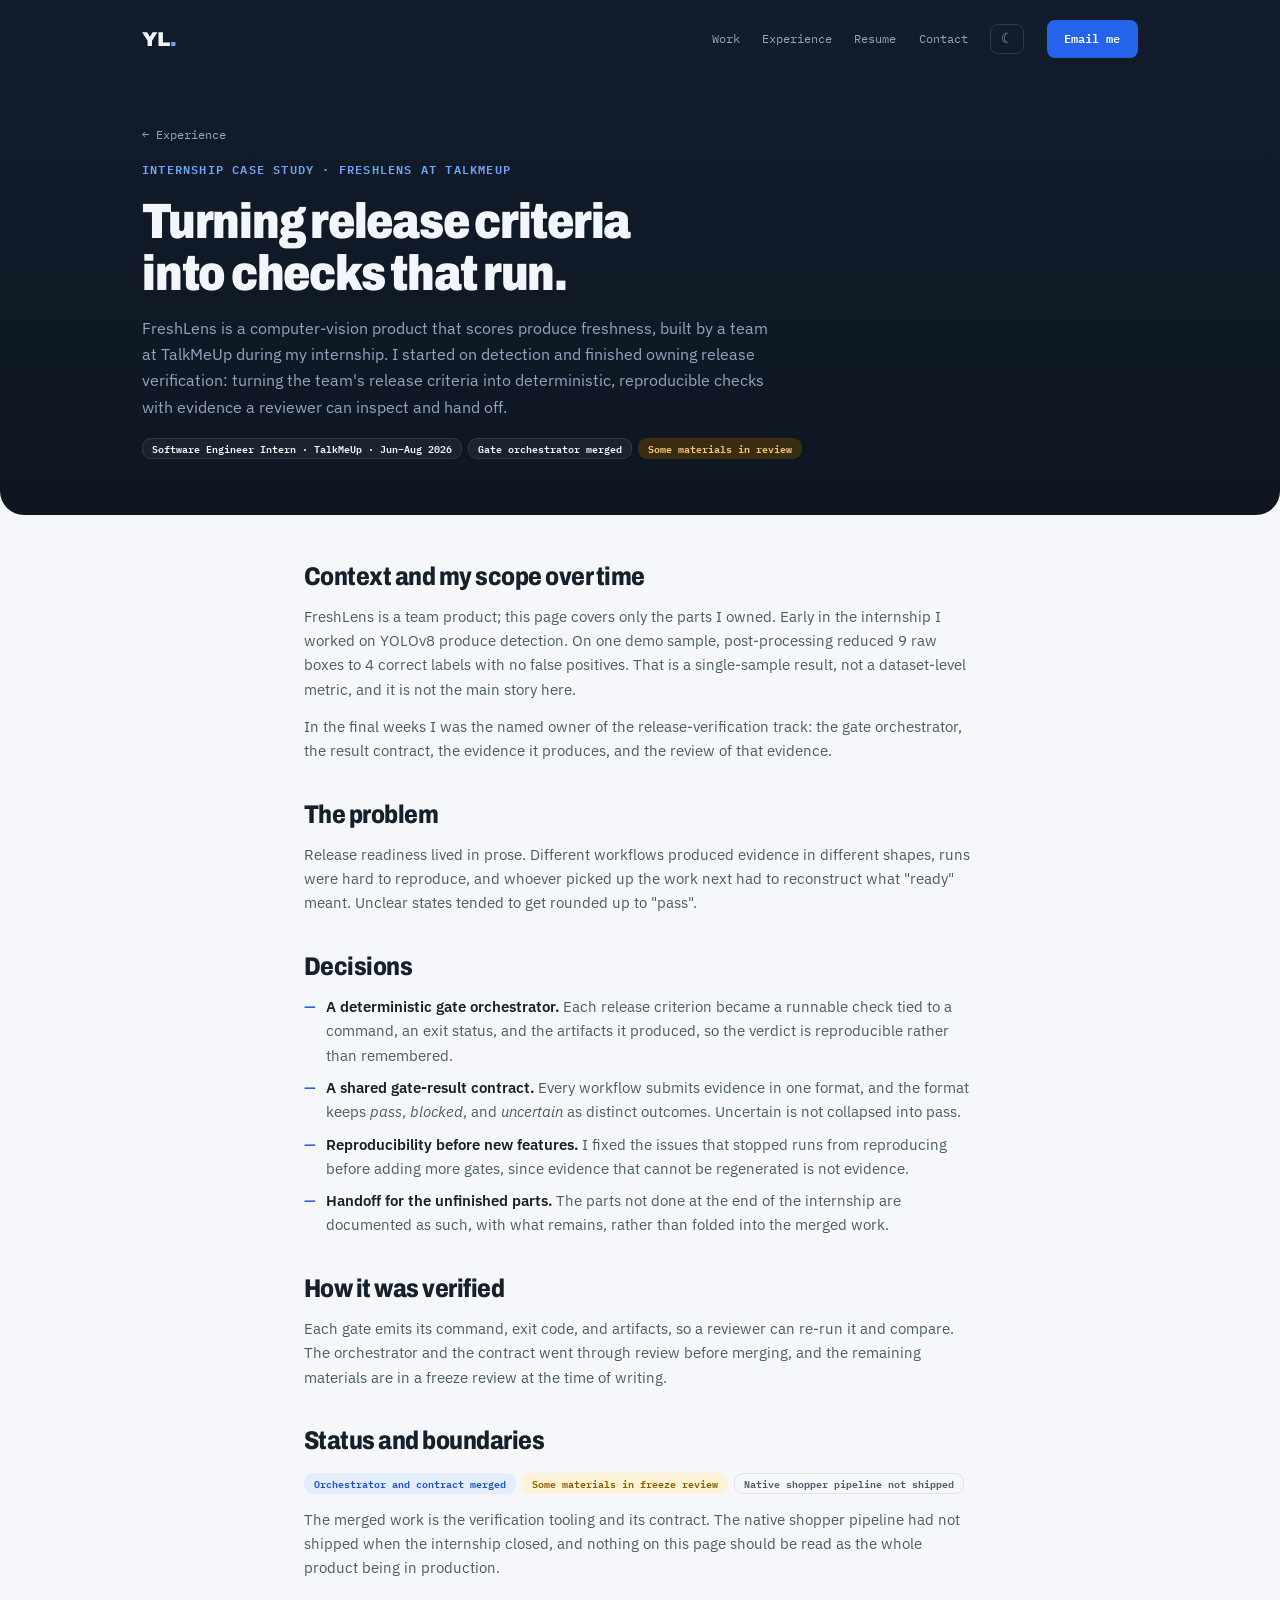
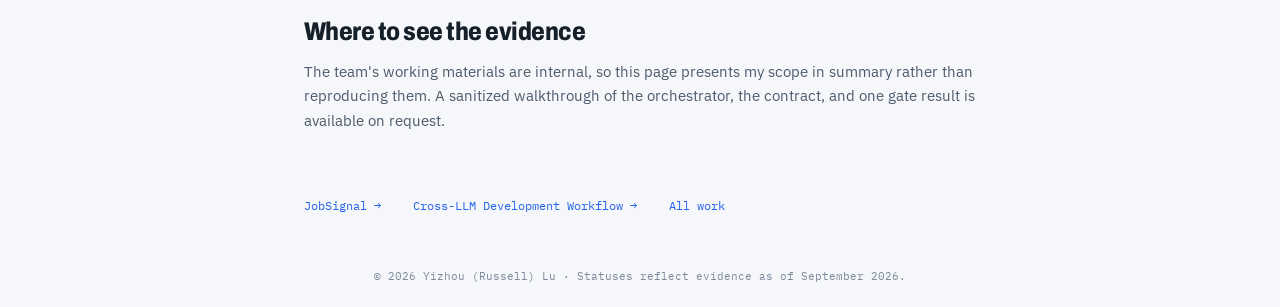
<file: work/freshlens.html>
<!DOCTYPE html>
<html lang="en">
<head>
  <meta charset="UTF-8">
  <meta name="viewport" content="width=device-width, initial-scale=1.0">
  <title>FreshLens — internship case study · Yizhou (Russell) Lu</title>
  <meta name="description" content="Release verification for FreshLens at TalkMeUp: turning release criteria into deterministic, reproducible checks with a shared gate-result contract and evidence a reviewer can inspect.">
  <link rel="preconnect" href="https://fonts.googleapis.com">
  <link rel="preconnect" href="https://fonts.gstatic.com" crossorigin>
  <link href="https://fonts.googleapis.com/css2?family=Archivo:wdth,wght@75..100,400..900&family=IBM+Plex+Mono:wght@400;500;600&family=IBM+Plex+Sans:wght@400;500;600&display=swap" rel="stylesheet">
  <link rel="stylesheet" href="../styles.css">
  <script>try{var t=localStorage.getItem("theme");if(t)document.documentElement.dataset.theme=t}catch(e){}</script>
  <link rel="icon" href="data:image/svg+xml,<svg xmlns='http://www.w3.org/2000/svg' viewBox='0 0 100 100'><text y='.9em' font-size='90'>▲</text></svg>">
</head>
<body>

  <a class="skip-link" href="#top">Skip to content</a>

  <div class="band band--hero band--case">
    <header class="site-header">
      <a class="wordmark" href="../index.html">YL<span class="wordmark-dot">.</span></a>
      <nav class="site-nav" aria-label="Main">
        <a href="../index.html#work">Work</a>
        <a href="../index.html#experience">Experience</a>
        <a href="../resume.pdf" target="_blank" rel="noopener">Resume</a>
        <a href="../index.html#contact">Contact</a>
      </nav>
      <button class="theme-toggle" type="button" aria-label="Toggle dark mode">☾</button>
      <a class="btn btn--primary btn--sm" href="mailto:0109yizhoulu@gmail.com">Email me</a>
    </header>

    <main id="top" tabindex="-1">
      <div class="case-hero">
        <a class="crumb" href="../index.html#experience">← Experience</a>
        <p class="kicker kicker--band">Internship case study · FreshLens at TalkMeUp</p>
        <h1>Turning release criteria into checks that run.</h1>
        <p class="case-lede">
          FreshLens is a computer-vision product that scores produce freshness,
          built by a team at TalkMeUp during my internship. I started on
          detection and finished owning release verification: turning the
          team's release criteria into deterministic, reproducible checks with
          evidence a reviewer can inspect and hand off.
        </p>
        <p class="status-row">
          <span class="tag">Software Engineer Intern · TalkMeUp · Jun–Aug 2026</span>
          <span class="tag tag--merged">Gate orchestrator merged</span>
          <span class="tag tag--pending">Some materials in review</span>
        </p>
      </div>
    </main>
  </div>

  <article class="case">

    <section class="case-block">
      <h2>Context and my scope over time</h2>
      <p>
        FreshLens is a team product; this page covers only the parts I owned.
        Early in the internship I worked on YOLOv8 produce detection. On one
        demo sample, post-processing reduced 9 raw boxes to 4 correct labels
        with no false positives. That is a single-sample result, not a
        dataset-level metric, and it is not the main story here.
      </p>
      <p>
        In the final weeks I was the named owner of the release-verification
        track: the gate orchestrator, the result contract, the evidence it
        produces, and the review of that evidence.
      </p>
    </section>

    <section class="case-block">
      <h2>The problem</h2>
      <p>
        Release readiness lived in prose. Different workflows produced evidence
        in different shapes, runs were hard to reproduce, and whoever picked up
        the work next had to reconstruct what "ready" meant. Unclear states
        tended to get rounded up to "pass".
      </p>
    </section>

    <section class="case-block">
      <h2>Decisions</h2>
      <ul class="dash-list">
        <li><strong>A deterministic gate orchestrator.</strong> Each release criterion became a runnable check tied to a command, an exit status, and the artifacts it produced, so the verdict is reproducible rather than remembered.</li>
        <li><strong>A shared gate-result contract.</strong> Every workflow submits evidence in one format, and the format keeps <em>pass</em>, <em>blocked</em>, and <em>uncertain</em> as distinct outcomes. Uncertain is not collapsed into pass.</li>
        <li><strong>Reproducibility before new features.</strong> I fixed the issues that stopped runs from reproducing before adding more gates, since evidence that cannot be regenerated is not evidence.</li>
        <li><strong>Handoff for the unfinished parts.</strong> The parts not done at the end of the internship are documented as such, with what remains, rather than folded into the merged work.</li>
      </ul>
    </section>

    <section class="case-block">
      <h2>How it was verified</h2>
      <p>
        Each gate emits its command, exit code, and artifacts, so a reviewer can
        re-run it and compare. The orchestrator and the contract went through
        review before merging, and the remaining materials are in a freeze
        review at the time of writing.
      </p>
    </section>

    <section class="case-block">
      <h2>Status and boundaries</h2>
      <p class="status-row">
        <span class="tag tag--merged">Orchestrator and contract merged</span>
        <span class="tag tag--pending">Some materials in freeze review</span>
        <span class="tag">Native shopper pipeline not shipped</span>
      </p>
      <p>
        The merged work is the verification tooling and its contract. The
        native shopper pipeline had not shipped when the internship closed, and
        nothing on this page should be read as the whole product being in
        production.
      </p>
    </section>

    <section class="case-block">
      <h2>Where to see the evidence</h2>
      <p>
        The team's working materials are internal, so this page presents my
        scope in summary rather than reproducing them. A sanitized walkthrough
        of the orchestrator, the contract, and one gate result is available on
        request.
      </p>
    </section>

  </article>

  <nav class="case-foot" aria-label="More cases">
    <a href="jobsignal.html">JobSignal →</a>
    <a href="cross-llm-workflow.html">Cross-LLM Development Workflow →</a>
    <a href="../index.html#work">All work</a>
  </nav>

  <footer class="site-footer">
    <p>© 2026 Yizhou (Russell) Lu · Statuses reflect evidence as of September 2026.</p>
  </footer>

  <script src="../main.js"></script>
</body>
</html>
</file>
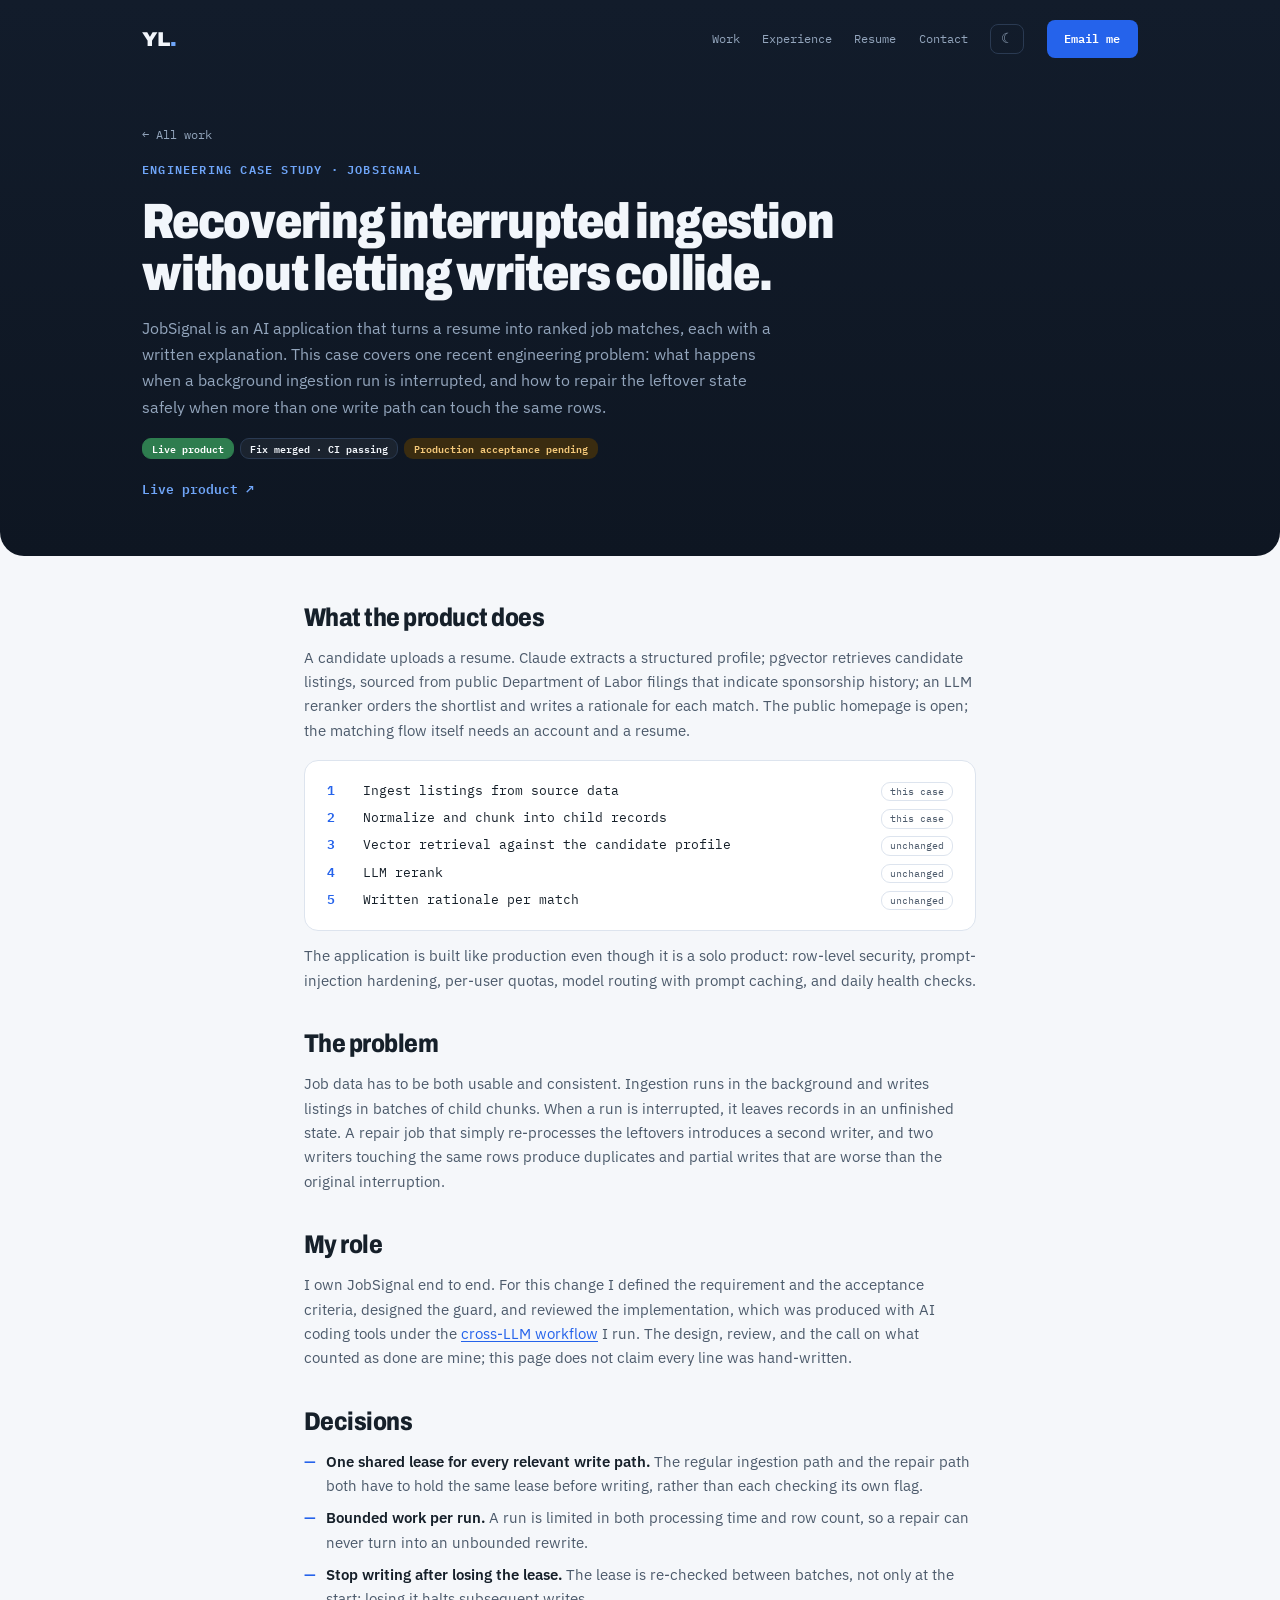
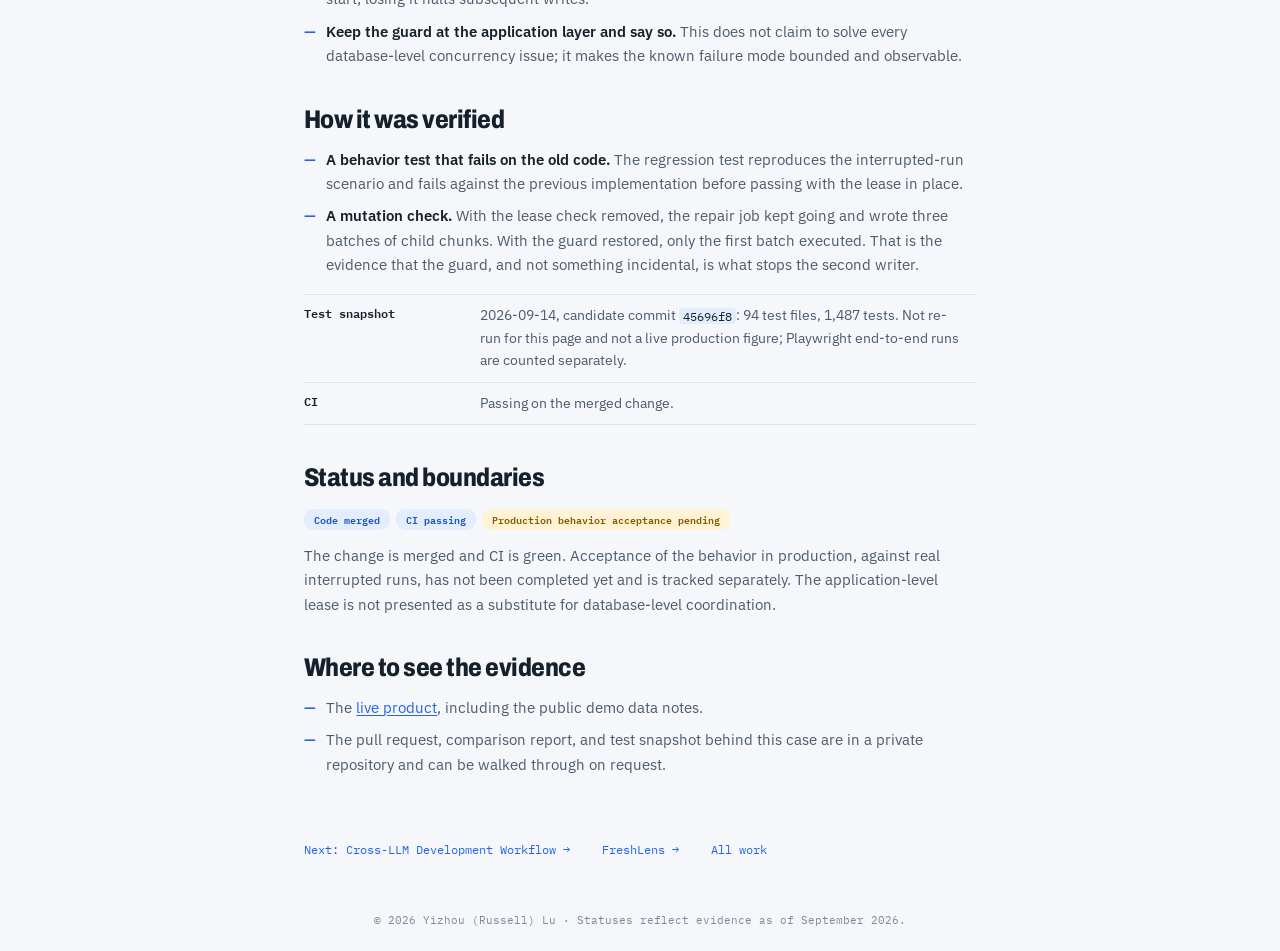
<file: work/jobsignal.html>
<!DOCTYPE html>
<html lang="en">
<head>
  <meta charset="UTF-8">
  <meta name="viewport" content="width=device-width, initial-scale=1.0">
  <title>JobSignal — engineering case study · Yizhou (Russell) Lu</title>
  <meta name="description" content="How JobSignal turns resume profiles into ranked, explained job matches, and how a recent ingestion repair coordinated concurrent writers and was verified with regression and mutation tests.">
  <link rel="preconnect" href="https://fonts.googleapis.com">
  <link rel="preconnect" href="https://fonts.gstatic.com" crossorigin>
  <link href="https://fonts.googleapis.com/css2?family=Archivo:wdth,wght@75..100,400..900&family=IBM+Plex+Mono:wght@400;500;600&family=IBM+Plex+Sans:wght@400;500;600&display=swap" rel="stylesheet">
  <link rel="stylesheet" href="../styles.css">
  <script>try{var t=localStorage.getItem("theme");if(t)document.documentElement.dataset.theme=t}catch(e){}</script>
  <link rel="icon" href="data:image/svg+xml,<svg xmlns='http://www.w3.org/2000/svg' viewBox='0 0 100 100'><text y='.9em' font-size='90'>▲</text></svg>">
</head>
<body>

  <a class="skip-link" href="#top">Skip to content</a>

  <div class="band band--hero band--case">
    <header class="site-header">
      <a class="wordmark" href="../index.html">YL<span class="wordmark-dot">.</span></a>
      <nav class="site-nav" aria-label="Main">
        <a href="../index.html#work">Work</a>
        <a href="../index.html#experience">Experience</a>
        <a href="../resume.pdf" target="_blank" rel="noopener">Resume</a>
        <a href="../index.html#contact">Contact</a>
      </nav>
      <button class="theme-toggle" type="button" aria-label="Toggle dark mode">☾</button>
      <a class="btn btn--primary btn--sm" href="mailto:0109yizhoulu@gmail.com">Email me</a>
    </header>

    <main id="top" tabindex="-1">
      <div class="case-hero">
        <a class="crumb" href="../index.html#work">← All work</a>
        <p class="kicker kicker--band">Engineering case study · JobSignal</p>
        <h1>Recovering interrupted ingestion without letting writers collide.</h1>
        <p class="case-lede">
          JobSignal is an AI application that turns a resume into ranked job
          matches, each with a written explanation. This case covers one recent
          engineering problem: what happens when a background ingestion run is
          interrupted, and how to repair the leftover state safely when more than
          one write path can touch the same rows.
        </p>
        <p class="status-row">
          <span class="tag tag--live">Live product</span>
          <span class="tag">Fix merged · CI passing</span>
          <span class="tag tag--pending">Production acceptance pending</span>
        </p>
        <p class="link-row">
          <a class="text-link" href="https://www.liuzijob.com/" target="_blank" rel="noopener">Live product ↗</a>
        </p>
      </div>
    </main>
  </div>

  <article class="case">

    <section class="case-block">
      <h2>What the product does</h2>
      <p>
        A candidate uploads a resume. Claude extracts a structured profile;
        pgvector retrieves candidate listings, sourced from public Department of
        Labor filings that indicate sponsorship history; an LLM reranker orders
        the shortlist and writes a rationale for each match. The public homepage
        is open; the matching flow itself needs an account and a resume.
      </p>
      <ol class="flow" aria-label="JobSignal pipeline">
        <li>Ingest listings from source data <span class="who">this case</span></li>
        <li>Normalize and chunk into child records <span class="who">this case</span></li>
        <li>Vector retrieval against the candidate profile <span class="who">unchanged</span></li>
        <li>LLM rerank <span class="who">unchanged</span></li>
        <li>Written rationale per match <span class="who">unchanged</span></li>
      </ol>
      <p>
        The application is built like production even though it is a solo
        product: row-level security, prompt-injection hardening, per-user
        quotas, model routing with prompt caching, and daily health checks.
      </p>
    </section>

    <section class="case-block">
      <h2>The problem</h2>
      <p>
        Job data has to be both usable and consistent. Ingestion runs in the
        background and writes listings in batches of child chunks. When a run is
        interrupted, it leaves records in an unfinished state. A repair job that
        simply re-processes the leftovers introduces a second writer, and two
        writers touching the same rows produce duplicates and partial writes
        that are worse than the original interruption.
      </p>
    </section>

    <section class="case-block">
      <h2>My role</h2>
      <p>
        I own JobSignal end to end. For this change I defined the requirement
        and the acceptance criteria, designed the guard, and reviewed the
        implementation, which was produced with AI coding tools under the
        <a class="inline-link" href="cross-llm-workflow.html">cross-LLM workflow</a>
        I run. The design, review, and the call on what counted as done are mine;
        this page does not claim every line was hand-written.
      </p>
    </section>

    <section class="case-block">
      <h2>Decisions</h2>
      <ul class="dash-list">
        <li><strong>One shared lease for every relevant write path.</strong> The regular ingestion path and the repair path both have to hold the same lease before writing, rather than each checking its own flag.</li>
        <li><strong>Bounded work per run.</strong> A run is limited in both processing time and row count, so a repair can never turn into an unbounded rewrite.</li>
        <li><strong>Stop writing after losing the lease.</strong> The lease is re-checked between batches, not only at the start; losing it halts subsequent writes.</li>
        <li><strong>Keep the guard at the application layer and say so.</strong> This does not claim to solve every database-level concurrency issue; it makes the known failure mode bounded and observable.</li>
      </ul>
    </section>

    <section class="case-block">
      <h2>How it was verified</h2>
      <ul class="dash-list">
        <li><strong>A behavior test that fails on the old code.</strong> The regression test reproduces the interrupted-run scenario and fails against the previous implementation before passing with the lease in place.</li>
        <li><strong>A mutation check.</strong> With the lease check removed, the repair job kept going and wrote three batches of child chunks. With the guard restored, only the first batch executed. That is the evidence that the guard, and not something incidental, is what stops the second writer.</li>
      </ul>
      <table class="fact-table">
        <tr><th>Test snapshot</th><td>2026-09-14, candidate commit <code>45696f8</code>: 94 test files, 1,487 tests. Not re-run for this page and not a live production figure; Playwright end-to-end runs are counted separately.</td></tr>
        <tr><th>CI</th><td>Passing on the merged change.</td></tr>
      </table>
    </section>

    <section class="case-block">
      <h2>Status and boundaries</h2>
      <p class="status-row">
        <span class="tag tag--merged">Code merged</span>
        <span class="tag tag--merged">CI passing</span>
        <span class="tag tag--pending">Production behavior acceptance pending</span>
      </p>
      <p>
        The change is merged and CI is green. Acceptance of the behavior in
        production, against real interrupted runs, has not been completed yet
        and is tracked separately. The application-level lease is not presented
        as a substitute for database-level coordination.
      </p>
    </section>

    <section class="case-block">
      <h2>Where to see the evidence</h2>
      <ul class="dash-list">
        <li>The <a class="inline-link" href="https://www.liuzijob.com/" target="_blank" rel="noopener">live product</a>, including the public demo data notes.</li>
        <li>The pull request, comparison report, and test snapshot behind this case are in a private repository and can be walked through on request.</li>
      </ul>
    </section>

  </article>

  <nav class="case-foot" aria-label="More cases">
    <a href="cross-llm-workflow.html">Next: Cross-LLM Development Workflow →</a>
    <a href="freshlens.html">FreshLens →</a>
    <a href="../index.html#work">All work</a>
  </nav>

  <footer class="site-footer">
    <p>© 2026 Yizhou (Russell) Lu · Statuses reflect evidence as of September 2026.</p>
  </footer>

  <script src="../main.js"></script>
</body>
</html>
</file>
<file: styles.css>
/* ============================================================
   Yizhou Lu — personal site (portfolio landing + case studies)
   Palette
     paper      #F5F7FA   cool blue-gray ground
     card       #FFFFFF   raised surfaces
     ink        #16202A   blue-black text
     blue       #2563EB   primary accent (buttons, metrics, labels)
     band       #121C2B → #0E1622   navy gradient bands (hero, CTA)
     live       #2E7D4F   live-indicator green (semantic only)
   Type
     display  Archivo (condensed widths, heavy weights)
     body     IBM Plex Sans
     utility  IBM Plex Mono (numbers, labels, buttons)
   ============================================================ */

:root {
  --paper: #F5F7FA;
  --card: #FFFFFF;
  --ink: #16202A;
  --ink-soft: #4C5A6B;
  --ink-faint: #7C8A9B;
  --blue: #2563EB;
  --blue-deep: #1D52C9;
  --blue-bright: #6FA5F8;
  --blue-tint: #E3EDFC;
  --blue-tint-ink: #1D52C9;
  --live: #2E7D4F;
  --gold-tint: #E3EDFC;
  --line: #DDE4EE;
  --shadow: rgba(22, 32, 42, 0.06);
  --shadow-hover: rgba(22, 32, 42, 0.10);
  --band-hi: #121C2B;
  --band-lo: #0E1622;
  --band-ink: #F2F6FB;
  --band-soft: #93A5BC;
  --band-line: #2A3A52;
  --panel-hi: #0F1B2C;
  --panel-lo: #0B1420;
  --panel-line: #22334B;
  --panel-net: #263650;
  --shipped-hi: #FFFFFF;
  --shipped-lo: #F5F7FA;
  --display: "Archivo", sans-serif;
  --body: "IBM Plex Sans", sans-serif;
  --mono: "IBM Plex Mono", monospace;
  --maxw: 1060px;
}

/* Dark theme: page joins the navy bands; cards raise off it.
   Applies on system preference unless overridden by data-theme,
   and on data-theme="dark" regardless of system preference. */
@media (prefers-color-scheme: dark) {
  :root:not([data-theme="light"]) {
    --paper: #0B121D;
    --card: #16202E;
    --ink: #E7EEF8;
    --ink-soft: #93A5BC;
    --ink-faint: #64748B;
    --blue: #2563EB;
    --blue-deep: #1D52C9;
    --blue-tint: #1B2C4A;
    --blue-tint-ink: #9CC0FA;
    --live: #55AB7C;
    --line: #22334B;
    --shadow: rgba(0, 0, 0, 0.25);
    --shadow-hover: rgba(0, 0, 0, 0.4);
    --shipped-hi: #101A28;
    --shipped-lo: #0B121D;
  }
}
:root[data-theme="dark"] {
  --paper: #0B121D;
  --card: #16202E;
  --ink: #E7EEF8;
  --ink-soft: #93A5BC;
  --ink-faint: #64748B;
  --blue: #2563EB;
  --blue-deep: #1D52C9;
  --blue-tint: #1B2C4A;
  --blue-tint-ink: #9CC0FA;
  --live: #55AB7C;
  --line: #22334B;
  --shadow: rgba(0, 0, 0, 0.25);
  --shadow-hover: rgba(0, 0, 0, 0.4);
  --shipped-hi: #101A28;
  --shipped-lo: #0B121D;
}

* { margin: 0; padding: 0; box-sizing: border-box; }

html { scroll-behavior: smooth; }

body {
  background: var(--paper);
  color: var(--ink);
  font-family: var(--body);
  font-size: 1rem;
  line-height: 1.6;
  -webkit-font-smoothing: antialiased;
}

::selection { background: var(--blue); color: #FFFFFF; }

a { color: inherit; }
a:hover { color: var(--blue); }

:focus-visible {
  outline: 2px solid var(--blue);
  outline-offset: 3px;
  border-radius: 2px;
}

section[id] { scroll-margin-top: 2rem; }

/* Chinese page: CJK fallbacks slot in behind the latin faces */
body.zh {
  --display: "Archivo", "Noto Sans SC", sans-serif;
  --body: "IBM Plex Sans", "Noto Sans SC", sans-serif;
  --mono: "IBM Plex Mono", "Noto Sans SC", monospace;
  font-family: var(--body);
}
body.zh .hero-title { letter-spacing: 0; }

/* skip-to-content: hidden until keyboard focus */
.skip-link {
  position: absolute;
  left: 1rem;
  top: -4rem;
  z-index: 100;
  font-family: var(--mono);
  font-size: 0.8rem;
  font-weight: 600;
  text-decoration: none;
  background: var(--blue);
  color: #FFFFFF;
  padding: 0.5rem 0.9rem;
  border-radius: 6px;
  transition: top 0.15s;
}
.skip-link:focus-visible { top: 0.75rem; }

/* ---------- buttons ---------- */

.btn {
  display: inline-block;
  font-family: var(--mono);
  font-weight: 600;
  text-decoration: none;
  border-radius: 9px;
  transition: background 0.25s ease, transform 0.2s ease,
              box-shadow 0.25s ease, border-color 0.25s ease;
}
.btn--primary {
  color: #FFFFFF;
  background: var(--blue);
  font-size: 0.85rem;
  padding: 0.8rem 1.6rem;
}
.btn--primary:hover {
  color: #FFFFFF;
  background: var(--blue-deep);
  transform: translateY(-1px);
  box-shadow: 0 6px 18px rgba(37, 99, 235, 0.35);
}
.btn--sm { font-size: 0.78rem; padding: 0.55rem 1.1rem; border-radius: 8px; }
.btn--lg { font-size: 0.9rem; padding: 0.9rem 1.9rem; }
.btn--ghost {
  color: var(--band-ink);
  border: 1px solid var(--band-line);
  font-size: 0.85rem;
  padding: 0.8rem 1.6rem;
}
.btn--ghost:hover {
  color: var(--band-ink);
  border-color: var(--blue-bright);
  background: rgba(111, 165, 248, 0.08);
}

/* ---------- dark bands (hero + CTA) ---------- */

.band {
  background: linear-gradient(180deg, var(--band-hi) 0%, var(--band-lo) 100%);
  color: var(--band-ink);
}
.band--hero { border-radius: 0 0 32px 32px; }

/* ---------- header (inside hero band) ---------- */

.site-header {
  display: flex;
  flex-wrap: wrap;
  align-items: center;
  gap: 1.4rem;
  max-width: var(--maxw);
  margin: 0 auto;
  padding: 1.25rem 2rem;
}

.wordmark {
  font-family: var(--display);
  font-weight: 900;
  font-size: 1.25rem;
  letter-spacing: -0.03em;
  text-decoration: none;
}
.wordmark:hover { color: inherit; }
.wordmark-dot { color: var(--blue-bright); }

.site-nav {
  display: flex;
  gap: 1.4rem;
  margin-left: auto;
}
.site-nav a {
  font-family: var(--mono);
  font-size: 0.75rem;
  text-decoration: none;
  color: var(--band-soft);
  transition: color 0.25s ease;
}
.site-nav a:hover { color: var(--band-ink); }

.lang-switch {
  display: flex;
  align-items: center;
  gap: 0.45rem;
  font-family: var(--mono);
  font-size: 0.75rem;
}
.lang-switch a {
  text-decoration: none;
  color: var(--band-soft);
  transition: color 0.25s ease;
}
.lang-switch a:hover { color: var(--band-ink); }
.lang-switch a.active { color: var(--band-ink); font-weight: 600; }
.lang-switch .lang-sep { color: var(--band-line); }

.theme-toggle {
  font-family: var(--mono);
  font-size: 0.85rem;
  line-height: 1;
  color: var(--band-soft);
  background: transparent;
  border: 1px solid var(--band-line);
  border-radius: 8px;
  padding: 0.45rem 0.6rem;
  cursor: pointer;
  transition: color 0.25s ease, border-color 0.25s ease;
}
.theme-toggle:hover { color: var(--band-ink); border-color: var(--blue-bright); }

/* ---------- hero ---------- */

.hero {
  max-width: var(--maxw);
  margin: 0 auto;
  padding: 4.5rem 2rem 5.5rem;
  display: flex;
  align-items: center;
  gap: 3.5rem;
}

.hero-copy {
  flex: 1;
  display: flex;
  flex-direction: column;
  gap: 1.25rem;
}

.kicker {
  font-family: var(--mono);
  font-size: 0.75rem;
  font-weight: 600;
  letter-spacing: 0.1em;
  text-transform: uppercase;
  color: var(--blue);
}
.kicker--band { color: var(--blue-bright); }

.hero-title {
  font-family: var(--display);
  font-weight: 900;
  font-stretch: 82%;
  font-size: clamp(2.4rem, 5.5vw, 3.75rem);
  line-height: 1.0;
  letter-spacing: -0.025em;
  text-wrap: balance;
}

.hero-sub {
  font-size: 1.05rem;
  color: var(--band-soft);
  max-width: 32.5rem;
}

.hero-actions {
  display: flex;
  flex-wrap: wrap;
  gap: 0.9rem;
  margin-top: 0.4rem;
}

/* galaxy panel */

.galaxy-panel {
  width: 380px;
  flex-shrink: 0;
  background: linear-gradient(180deg, var(--panel-hi) 0%, var(--panel-lo) 100%);
  border: 1px solid var(--panel-line);
  border-radius: 16px;
  padding: 1.4rem;
  display: flex;
  flex-direction: column;
  gap: 0.9rem;
}
.live-line {
  display: flex;
  align-items: center;
  gap: 0.5rem;
  font-family: var(--mono);
  font-size: 0.7rem;
  color: var(--band-soft);
}
.live-dot {
  width: 9px;
  height: 9px;
  border-radius: 5px;
  background: #55AB7C;
}
.galaxy { width: 100%; height: auto; display: block; }
.galaxy path { stroke: var(--panel-net); stroke-width: 1; fill: none; }
.galaxy .g-a { fill: var(--blue-bright); }
.galaxy .g-b { fill: #3B82F6; }
.galaxy .g-c { fill: #E7EEF8; }
.galaxy .f80 { opacity: 0.8; }
.galaxy .f70 { opacity: 0.7; }
.galaxy .f60 { opacity: 0.6; }
.galaxy .f50 { opacity: 0.5; }
.galaxy .f40 { opacity: 0.4; }
.galaxy .f35 { opacity: 0.35; }
.galaxy-caption {
  font-size: 0.8rem;
  color: var(--band-soft);
  line-height: 1.5;
}

/* ---------- proof strip ---------- */

.proof {
  max-width: var(--maxw);
  margin: 0 auto;
  padding: 2.25rem 2rem 0.5rem;
  display: grid;
  grid-template-columns: repeat(3, minmax(0, 1fr));
  gap: 1.5rem;
}
.proof-item {
  display: flex;
  flex-direction: column;
  text-decoration: none;
  border-top: 2px solid var(--line);
  padding-top: 0.75rem;
  transition: border-color 0.25s ease;
}
.proof-item:hover { color: inherit; border-color: var(--blue); }
.proof-num {
  font-family: var(--mono);
  font-size: 1.05rem;
  font-weight: 600;
  color: var(--blue);
}
.proof-label {
  font-family: var(--mono);
  font-size: 0.66rem;
  color: var(--ink-soft);
  margin-top: 0.15rem;
}

/* ---------- sections ---------- */

.section {
  max-width: var(--maxw);
  margin: 0 auto;
  padding: 4rem 2rem;
}

h2 {
  font-family: var(--display);
  font-weight: 800;
  font-stretch: 85%;
  font-size: clamp(1.5rem, 3vw, 2.1rem);
  letter-spacing: -0.02em;
  line-height: 1.1;
}

.section-body {
  color: var(--ink-soft);
  max-width: 40rem;
  margin-top: 0.9rem;
}

/* ---------- flagship ---------- */

.flagship {
  display: flex;
  align-items: center;
  gap: 3.5rem;
  padding-bottom: 4.5rem;
}
.flagship-copy {
  flex: 1;
  display: flex;
  flex-direction: column;
  gap: 0.9rem;
}
.flagship-copy h2 { max-width: 26rem; }
.flagship-copy .section-body { margin-top: 0; max-width: 30rem; }

.dash-list {
  list-style: none;
  display: flex;
  flex-direction: column;
  gap: 0.5rem;
  color: var(--ink-soft);
  font-size: 0.92rem;
  max-width: 30rem;
}
.dash-list li {
  padding-left: 1.4rem;
  position: relative;
}
.dash-list li::before {
  content: "—";
  position: absolute;
  left: 0;
  color: var(--blue);
  font-weight: 600;
}

.text-link {
  font-family: var(--mono);
  font-size: 0.82rem;
  font-weight: 600;
  text-decoration: none;
  color: var(--blue);
  margin-top: 0.25rem;
}
.text-link:hover { color: var(--blue-deep); }

.match-card {
  width: 420px;
  flex-shrink: 0;
  background: var(--card);
  border: 1px solid var(--line);
  border-radius: 16px;
  padding: 1.5rem;
  display: flex;
  flex-direction: column;
  gap: 0.75rem;
  box-shadow: 0 8px 24px var(--shadow);
}
.match-meta {
  font-family: var(--mono);
  font-size: 0.68rem;
  color: var(--ink-soft);
}
.match-title {
  font-family: var(--display);
  font-weight: 800;
  font-size: 1.1rem;
}
.match-quote {
  font-size: 0.85rem;
  color: var(--ink-soft);
  border-left: 3px solid var(--blue);
  padding-left: 0.8rem;
  line-height: 1.55;
}
.chips { display: flex; flex-wrap: wrap; gap: 0.5rem; }
.chip {
  font-family: var(--mono);
  font-size: 0.65rem;
  color: var(--blue-tint-ink);
  background: var(--blue-tint);
  border-radius: 9px;
  padding: 0.15rem 0.6rem;
}

/* ---------- shipped ---------- */

.shipped {
  background: linear-gradient(180deg, var(--shipped-hi) 0%, var(--shipped-lo) 100%);
}
.shipped-inner {
  max-width: var(--maxw);
  margin: 0 auto;
  padding: 3.75rem 2rem;
  display: flex;
  flex-direction: column;
  gap: 1.5rem;
}

.cards {
  display: grid;
  grid-template-columns: repeat(3, minmax(0, 1fr));
  gap: 1.1rem;
}
.card {
  background: var(--card);
  border: 1px solid var(--line);
  border-radius: 14px;
  padding: 1.4rem;
  display: flex;
  flex-direction: column;
  gap: 0.5rem;
  transition: transform 0.25s ease, box-shadow 0.25s ease, border-color 0.25s ease;
}
.card:hover {
  transform: translateY(-3px);
  box-shadow: 0 12px 30px var(--shadow-hover);
  border-color: #B9CFF3;
}
.card-title {
  font-family: var(--display);
  font-weight: 800;
  font-size: 1.05rem;
  display: flex;
  align-items: center;
  gap: 0.5rem;
}
.card p { font-size: 0.85rem; color: var(--ink-soft); }
.card-note {
  font-family: var(--mono);
  font-size: 0.66rem;
  color: var(--ink-soft);
  margin-top: auto;
}
.card-link {
  font-family: var(--mono);
  font-size: 0.66rem;
  font-weight: 600;
  color: var(--blue);
  text-decoration: none;
  margin-top: auto;
}
.card-link:hover { color: var(--blue-deep); }

.badge {
  font-family: var(--mono);
  font-size: 0.58rem;
  font-weight: 600;
  border-radius: 9px;
  padding: 0.1rem 0.5rem;
}
.badge--live { color: #FFFFFF; background: var(--live); }
.badge--play { color: var(--blue-tint-ink); background: var(--blue-tint); }

/* ---------- discipline ---------- */

.discipline { padding-top: 3.5rem; padding-bottom: 4rem; }
.discipline h2 { max-width: 38rem; }

.rules-grid {
  display: grid;
  grid-template-columns: repeat(3, minmax(0, 1fr));
  gap: 1.1rem;
  margin-top: 1.4rem;
}
.rule {
  border-top: 2px solid var(--blue);
  padding-top: 0.75rem;
  font-size: 0.85rem;
  color: var(--ink-soft);
}
.rule-k {
  display: block;
  font-family: var(--mono);
  font-size: 0.75rem;
  font-weight: 600;
  color: var(--ink);
  margin-bottom: 0.25rem;
}

/* ---------- closing CTA ---------- */

.cta-wrap {
  max-width: var(--maxw);
  margin: 0 auto;
  padding: 0 2rem 1.75rem;
}
.band--cta {
  border-radius: 24px;
  padding: 3.5rem 2rem 3rem;
  display: flex;
  flex-direction: column;
  align-items: center;
  gap: 1rem;
  text-align: center;
}
.cta-title {
  font-family: var(--display);
  font-weight: 900;
  font-stretch: 82%;
  font-size: clamp(1.75rem, 3.5vw, 2.4rem);
  letter-spacing: -0.02em;
}
.cta-sub { color: var(--band-soft); max-width: 30rem; }
.cta-links {
  display: flex;
  gap: 1.25rem;
  font-family: var(--mono);
  font-size: 0.72rem;
}
.cta-links a { color: var(--band-soft); text-decoration: none; transition: color 0.25s ease; }
.cta-links a:hover { color: var(--band-ink); }

/* ---------- footer ---------- */

.site-footer {
  padding: 0.25rem 2rem 1.4rem;
  text-align: center;
  font-family: var(--mono);
  font-size: 0.66rem;
  color: var(--ink-faint);
}

/* ---------- reveal animation ---------- */

.reveal {
  opacity: 0;
  transform: translateY(14px);
  animation: rise 0.6s cubic-bezier(0.2, 0.7, 0.3, 1) forwards;
}
.reveal.d1 { animation-delay: 0.08s; }
.reveal.d2 { animation-delay: 0.16s; }
.reveal.d3 { animation-delay: 0.26s; }

@keyframes rise {
  to { opacity: 1; transform: translateY(0); }
}

.scroll-reveal {
  opacity: 0;
  transform: translateY(18px);
  transition: opacity 0.55s ease, transform 0.55s ease;
}
.scroll-reveal.in {
  opacity: 1;
  transform: translateY(0);
}


/* ---------- hero meta ---------- */

.hero-meta {
  display: flex;
  flex-wrap: wrap;
  gap: 0.35rem 1.4rem;
  font-family: var(--mono);
  font-size: 0.74rem;
  color: var(--band-soft);
}
.hero-meta span { position: relative; }
.hero-meta span + span::before {
  content: "\00B7";
  position: absolute;
  left: -0.9rem;
  color: var(--band-line);
}

/* ---------- status tags & link rows ---------- */

.status-row {
  display: flex;
  flex-wrap: wrap;
  gap: 0.4rem;
  margin-top: 0.15rem;
}
.tag {
  font-family: var(--mono);
  font-size: 0.62rem;
  font-weight: 600;
  line-height: 1.5;
  color: var(--ink-soft);
  background: var(--paper);
  border: 1px solid var(--line);
  border-radius: 9px;
  padding: 0.12rem 0.55rem;
  white-space: nowrap;
}
.tag--live     { color: #FFFFFF; background: var(--live); border-color: var(--live); }
.tag--merged   { color: var(--blue-tint-ink); background: var(--blue-tint); border-color: transparent; }
.tag--preview  { color: var(--blue-tint-ink); background: var(--blue-tint); border-color: transparent; }
.tag--offline  { color: var(--ink); border-color: var(--ink-faint); }
.tag--pending  { color: #8A5A00; background: #FFF3D6; border-color: transparent; }
.tag--progress { color: var(--ink-soft); border-style: dashed; }
:root[data-theme="dark"] .tag--pending { color: #F5C97A; background: #3A2C10; }
@media (prefers-color-scheme: dark) {
  :root:not([data-theme="light"]) .tag--pending { color: #F5C97A; background: #3A2C10; }
}

.link-row {
  display: flex;
  flex-wrap: wrap;
  gap: 0.4rem 1.4rem;
  margin-top: 0.25rem;
}
.link-row .text-link, .link-row .card-link { margin-top: 0; }
.card .link-row { margin-top: auto; }

.inline-link { color: var(--blue); text-decoration-thickness: 1px; text-underline-offset: 2px; }
.inline-link:hover { color: var(--blue-deep); }

.section-head {
  display: flex;
  flex-direction: column;
  gap: 0.25rem;
  margin-bottom: 1.5rem;
}
.section-head .section-body { margin-top: 0.4rem; }
.shipped-inner .section-head { margin-bottom: 0; }

.section--tight { padding-top: 2.5rem; padding-bottom: 2.5rem; }
.h2--small { font-size: clamp(1.2rem, 2.2vw, 1.5rem); }

/* ---------- featured cases ---------- */

.features {
  display: grid;
  grid-template-columns: repeat(2, minmax(0, 1fr));
  gap: 1.1rem;
}
.feature {
  background: var(--card);
  border: 1px solid var(--line);
  border-radius: 16px;
  padding: 1.7rem 1.6rem;
  display: flex;
  flex-direction: column;
  gap: 0.6rem;
  box-shadow: 0 8px 24px var(--shadow);
  transition: transform 0.25s ease, box-shadow 0.25s ease, border-color 0.25s ease;
}
.feature:hover {
  transform: translateY(-3px);
  box-shadow: 0 12px 30px var(--shadow-hover);
  border-color: #B9CFF3;
}
.feature .kicker { font-size: 0.68rem; }
.feature-title {
  font-family: var(--display);
  font-weight: 800;
  font-stretch: 88%;
  font-size: 1.45rem;
  letter-spacing: -0.015em;
  line-height: 1.1;
}
.feature-sub {
  font-family: var(--mono);
  font-size: 0.74rem;
  color: var(--ink);
}
.feature-body {
  font-size: 0.9rem;
  color: var(--ink-soft);
}
.feature .link-row { margin-top: auto; padding-top: 0.4rem; }

/* ---------- mini list (more work) ---------- */

.mini-list {
  list-style: none;
  display: grid;
  grid-template-columns: repeat(2, minmax(0, 1fr));
  gap: 1rem 2rem;
  margin-top: 1rem;
}
.mini-list li {
  display: flex;
  flex-direction: column;
  gap: 0.3rem;
  border-top: 1px solid var(--line);
  padding-top: 0.8rem;
}
.mini-title {
  font-family: var(--display);
  font-weight: 800;
  font-size: 1rem;
  display: flex;
  align-items: center;
  gap: 0.5rem;
}
.mini-body { font-size: 0.85rem; color: var(--ink-soft); }
.mini-list .card-link { margin-top: 0.1rem; }

/* ---------- experience ---------- */

.experience { padding-top: 3.5rem; }
.xp {
  display: flex;
  flex-direction: column;
  gap: 1.5rem;
}
.xp-item {
  display: grid;
  grid-template-columns: 15rem minmax(0, 1fr);
  gap: 1.5rem;
  border-top: 1px solid var(--line);
  padding-top: 1.4rem;
}
.xp-item dt { display: flex; flex-direction: column; gap: 0.2rem; }
.xp-org {
  font-family: var(--display);
  font-weight: 800;
  font-size: 1.1rem;
}
.xp-role {
  font-family: var(--mono);
  font-size: 0.72rem;
  color: var(--ink-soft);
}
.xp-item dd {
  display: flex;
  flex-direction: column;
  gap: 0.7rem;
  color: var(--ink-soft);
  font-size: 0.92rem;
}
.xp-item dd .dash-list { max-width: 36rem; }

.discipline .text-link { display: inline-block; margin-top: 1.4rem; }

/* ---------- case study pages ---------- */

.band--case { border-radius: 0 0 24px 24px; }
.case-hero {
  max-width: var(--maxw);
  margin: 0 auto;
  padding: 3rem 2rem 3.5rem;
  display: flex;
  flex-direction: column;
  gap: 1rem;
}
.case-hero h1 {
  font-family: var(--display);
  font-weight: 900;
  font-stretch: 82%;
  font-size: clamp(2rem, 4.5vw, 3.1rem);
  line-height: 1.05;
  letter-spacing: -0.025em;
  max-width: 44rem;
  text-wrap: balance;
}
.case-lede { color: var(--band-soft); max-width: 40rem; font-size: 1.02rem; }
.case-hero .tag { background: rgba(255,255,255,0.05); border-color: var(--band-line); color: var(--band-ink); }
.case-hero .tag--live { background: var(--live); border-color: var(--live); color: #FFFFFF; }
.case-hero .tag--pending { color: #F5C97A; background: #3A2C10; border-color: transparent; }
.case-hero .link-row a { color: var(--blue-bright); }
.case-hero .link-row a:hover { color: var(--band-ink); }
.crumb {
  font-family: var(--mono);
  font-size: 0.72rem;
  color: var(--band-soft);
  text-decoration: none;
}
.crumb:hover { color: var(--band-ink); }

.case {
  max-width: 46rem;
  margin: 0 auto;
  padding: 3rem 2rem 4rem;
  display: flex;
  flex-direction: column;
  gap: 2.4rem;
}
.case-block { display: flex; flex-direction: column; gap: 0.8rem; }
.case-block h2 { font-size: clamp(1.25rem, 2.4vw, 1.6rem); }
.case-block p, .case-block li { color: var(--ink-soft); font-size: 0.95rem; }
.case-block .dash-list { font-size: 0.95rem; max-width: none; }
.case-block strong { color: var(--ink); font-weight: 600; }
.case-block code {
  font-family: var(--mono);
  font-size: 0.85em;
  color: var(--ink);
  background: var(--blue-tint);
  border-radius: 4px;
  padding: 0.05em 0.35em;
}
.case-block .status-row { margin-top: 0.3rem; }

.flow {
  list-style: none;
  counter-reset: step;
  display: flex;
  flex-direction: column;
  gap: 0.35rem;
  background: var(--card);
  border: 1px solid var(--line);
  border-radius: 14px;
  padding: 1.2rem 1.4rem;
  margin-top: 0.3rem;
}
.flow li {
  display: grid;
  grid-template-columns: 1.6rem minmax(0, 1fr) auto;
  gap: 0.6rem;
  align-items: baseline;
  font-family: var(--mono);
  font-size: 0.8rem;
  color: var(--ink);
}
.flow li::before {
  counter-increment: step;
  content: counter(step);
  color: var(--blue);
  font-weight: 600;
}
.flow .who {
  font-size: 0.62rem;
  color: var(--ink-soft);
  border: 1px solid var(--line);
  border-radius: 9px;
  padding: 0.05rem 0.5rem;
  white-space: nowrap;
}
.flow .who--cli { color: var(--blue-tint-ink); background: var(--blue-tint); border-color: transparent; }
.flow-legend {
  font-family: var(--mono);
  font-size: 0.7rem;
  color: var(--ink-faint);
  margin-top: 0.4rem;
}

.fact-table {
  width: 100%;
  border-collapse: collapse;
  font-size: 0.88rem;
  margin-top: 0.3rem;
}
.fact-table th, .fact-table td {
  text-align: left;
  vertical-align: top;
  padding: 0.6rem 0.75rem 0.6rem 0;
  border-top: 1px solid var(--line);
  color: var(--ink-soft);
}
.fact-table th {
  font-family: var(--mono);
  font-size: 0.72rem;
  font-weight: 600;
  color: var(--ink);
  width: 11rem;
}
.fact-table tr:last-child td, .fact-table tr:last-child th { border-bottom: 1px solid var(--line); }

.case-foot {
  max-width: 46rem;
  margin: 0 auto;
  padding: 0 2rem 3rem;
  display: flex;
  flex-wrap: wrap;
  gap: 1rem 2rem;
  font-family: var(--mono);
  font-size: 0.78rem;
}
.case-foot a { color: var(--blue); text-decoration: none; }
.case-foot a:hover { color: var(--blue-deep); }

/* ---------- responsive ---------- */

@media (max-width: 900px) {
  .hero { flex-direction: column; align-items: stretch; padding: 3rem 1.25rem 3.5rem; }
  .galaxy-panel { width: 100%; }
  .flagship { flex-direction: column; align-items: stretch; }
  .match-card { width: 100%; }
  .cards { grid-template-columns: 1fr; }
  .rules-grid { grid-template-columns: 1fr; }
  .proof { grid-template-columns: 1fr; gap: 1rem; padding-top: 1.5rem; }
  .features { grid-template-columns: 1fr; }
  .mini-list { grid-template-columns: 1fr; }
  .xp-item { grid-template-columns: 1fr; gap: 0.8rem; }
  .flow li { grid-template-columns: 1.6rem minmax(0, 1fr); }
  .flow .who { grid-column: 2; justify-self: start; }
  .fact-table th { width: 8rem; }
}

@media (max-width: 640px) {
  .site-header { gap: 0.7rem 1rem; padding: 1rem 1.25rem; }
  .site-nav { display: none; }
  .lang-switch { margin-left: auto; }
  .band--hero { border-radius: 0 0 24px 24px; }
  .hero-actions { flex-direction: column; }
  .hero-actions .btn { text-align: center; }
  .section, .shipped-inner, .case, .case-hero, .case-foot { padding-left: 1.25rem; padding-right: 1.25rem; }
  .cta-wrap { padding-left: 0.9rem; padding-right: 0.9rem; }
  .band--cta { border-radius: 20px; padding: 2.5rem 1.25rem 2.25rem; }
}

/* ---------- reduced motion ---------- */

@media (prefers-reduced-motion: reduce) {
  html { scroll-behavior: auto; }
  .reveal {
    animation: none !important;
    opacity: 1 !important;
    transform: none !important;
  }
  .scroll-reveal { opacity: 1; transform: none; transition: none; }
  .btn, .card, .feature, .theme-toggle, .proof-item { transition: none; }
}
</file>
